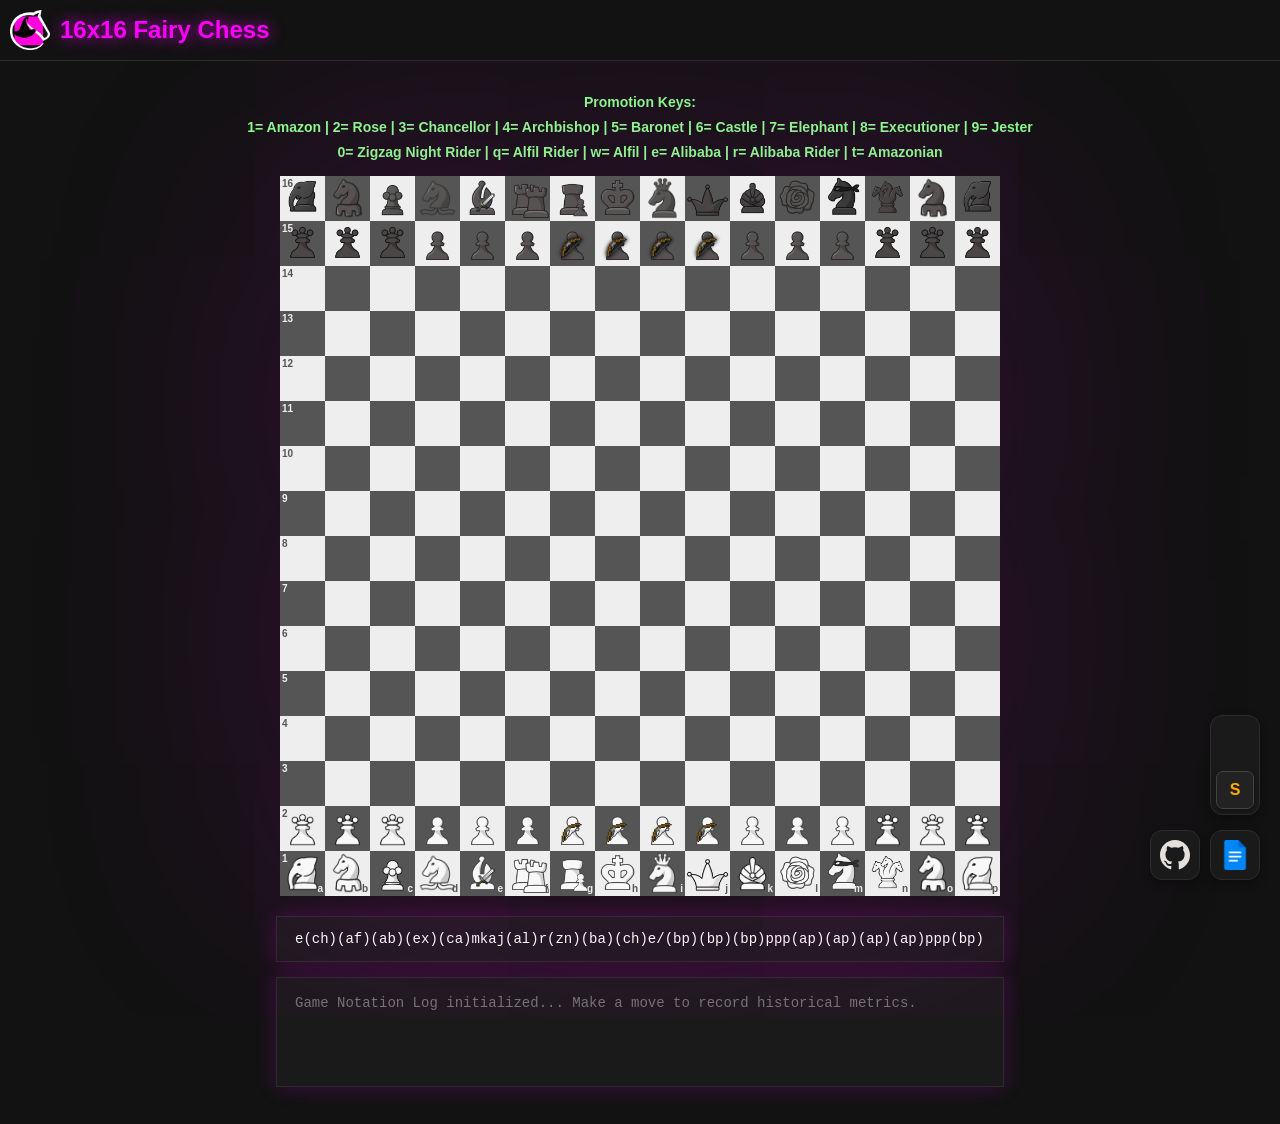
<file: index.html>
<!DOCTYPE html>
<html lang="en">
<head>
    <meta charset="UTF-8">
    <meta name="viewport" content="width=device-width, initial-scale=1.0">
    <title>MY 16x16 Fairy Chess</title>
    <link rel="icon" type="image" href="yes.png">
    <link rel="stylesheet" href="buttons.css">

    <script src="audioSystem.js"></script>    
    <script src="movementUtils.js"></script>

<!-- Individual piece movement modules -->
<script src="piecemovements/pawns.js"></script>
<script src="piecemovements/king.js"></script>
<script src="piecemovements/bishop.js"></script>
<script src="piecemovements/elephant.js"></script>
<script src="piecemovements/amazon.js"></script>
<script src="piecemovements/chancellor.js"></script>
<script src="piecemovements/archbishop.js"></script>
<script src="piecemovements/baronet.js"></script>
<script src="piecemovements/castle.js"></script>
<script src="piecemovements/executioner.js"></script>
<script src="piecemovements/alfil.js"></script>
<script src="piecemovements/alibaba.js"></script>
<script src="piecemovements/amazonian.js"></script>
<script src="piecemovements/jester.js"></script>
<script src="piecemovements/zigzagNightrider.js"></script>
<script src="piecemovements/alfilrider.js"></script>
<script src="piecemovements/alibabarider.js"></script>
<script src="piecemovements/rose.js"></script>
<script src="piecemovements/mortar.js"></script>
<script src="piecemovements/legacyPieces.js"></script>

<!-- Dispatcher must load after all movement modules -->
<script src="movements.js"></script>

    <script src="gameMode.js"></script>
    <script src="fenSystem.js"></script>
    <script src="notationSystem.js"></script> 

    <style>

.square img.piece-icon {
    width: 95%;            /* Scales nicely inside the 45px square */
    height: 95%;
    object-fit: contain;   /* Preserves image aspect ratio */
    pointer-events: none;  /* Lets click events pass straight through to the tile */
    user-select: none;
}
        
.top-bar {
    position: fixed;
    top: 0;
    left: 0;
    width: 100%;
    height: 60px;
    background-color: #121212; /* Matches your button colors */
    display: flex;
    justify-content: flex-start;
    align-items: center;
    z-index: 10000; /* Stays above everything else */
    border-bottom: 1px solid #2C2C2C;
    box-shadow: 0px 0px 0px rgba(0, 0, 0, 0.5);
}

/* Adjust the Body so the board doesn't hide behind the bar */
body {
    padding-top: 80px; /* Adjust this based on bar height */
}
        
        /* Base Chess Engine Layout Definitions */
        body {
            display: flex;
            flex-direction: column;
            align-items: center;
            background-color: #121212;
            color: #ffffff;
            font-family: 'Segoe UI', sans-serif;
            margin-top: 10px;
        }
        
        #board {
            display: grid;
            grid-template-columns: repeat(16, 45px);
            grid-template-rows: repeat(16, 45px);
            position: relative;
            outline: none;
            border-radius: 0px; 
            border: 0px solid #2C2C2C;            
            box-shadow: 0px 0px 20000px rgba(255,0,255,0.2);
            transition: border-color 0.2s ease, box-shadow 0.2s ease;
        }

        /* --- FEN CONTROLLER INTERFACE CONSOLE --- */
        .fen-container {
            width: 728px; /* 16 columns * 45px + 8px grid outer frame width = 728px flush match */
            margin: 20px auto 0 auto; 
            box-sizing: border-box;
        }

        #fen-textbox {
            width: 100%;
            padding: 14px 18px;
            background-color: #1A1A1A; 
            color: #ffffff;
            font-family: 'Consolas', 'Courier New', monospace; 
            font-size: 14px;
            box-sizing: border-box;
            outline: none;
            text-align: center;
            
            /* Completely flat edges, no rounded corners */
            border-radius: 0px; 
            border: 1px solid #2C2C2C;
            
            /* White glow: Identical copy of your #board glowing ambient lighting shadow */
            box-shadow: 0px 0px 20px rgba(255,0,255,0.2);
            transition: border-color 0.2s ease, box-shadow 0.2s ease;
        }

        #fen-textbox:focus {
            border-color: #444444;
            box-shadow: 0 0 25px rgba(255, 0, 255, 0.35);
        }

        /* --- FAIRY NOTATION LOGGER SYSTEM CONSOLE --- */
        .notation-container {
            width: 728px; /* Matches the chessboard width profile */
            margin: 15px auto 25px auto; 
            box-sizing: border-box;
        }

        #notation-textbox {
            width: 100%;
            height: 110px; 
            padding: 14px 18px;
            background-color: #1A1A1A; 
            color: #88ff88; /* Matrix Cyber Green */
            font-family: 'Consolas', 'Courier New', monospace;
            font-size: 14px;
            line-height: 1.6;
            box-sizing: border-box;
            outline: none;
            resize: none; 
            
            /* SCROLL SELECTION HANDLING: Keeps window dimensions fixed, lets text scroll */
            overflow-y: auto;
            white-space: pre;
            
            /* FLAT OUTLINE: Sharp layout matching frames */
            border-radius: 0px; 
            border: 1px solid #2C2C2C;
            box-shadow: 0px 0px 20px rgba(255,0,255,0.2);
            
            transition: border-color 0.2s ease, box-shadow 0.2s ease;
        }

        /* Custom text select highlights for manual drag selection scrolling */
        #notation-textbox::selection {
            background: #2A442A;
            color: #ffffff;
        }

        #notation-textbox:focus {
            border-color: #444444;
            box-shadow: 0 0 25px rgba(255, 255, 255, 0.35);
        }


        .square {
            width: 45px;
            height: 45px;
            display: flex;
            justify-content: center;
            align-items: center;
            font-size: 22px;
            font-weight: 900;
            cursor: pointer;
            user-select: none;
            position: relative;
        }
        .light { background-color: #eeeeee; }
        .dark { background-color: #555555; }
        .selected { background-color: #7b61ff !important; }
        
        .legal-move::after {
            content: '';
            position: absolute;
            width: 15px;
            height: 15px;
            background-color: rgba(0, 0, 0, 0.5);
            border-radius: 50%;
            z-index: 10;
        }

        .capture-move::after {
            content: '';
            position: absolute;
            top: 0; left: 0; right: 0; bottom: 0;
            border: 3px solid rgba(255, 0, 0, 0.85);
            z-index: 30; 
        }

        .piece {
            pointer-events: none;
            z-index: 20;
        }
        .white-piece {
            color: white;
            text-shadow: 2px 2px 0 #000, -1px -1px 0 #000, 1px -1px 0 #000, -1px 1px 0 #000;
        }
        .black-piece {
            color: black;
            text-shadow: 2px 2px 0 #fff, -1px -1px 0 #fff, 1px -1px 0 #fff, -1px 1px 0 #fff;
        }
    </style>
</head>
<body>
    <div class="top-bar">
    <img src="yes.png" alt="Logo" style="height: 40px; width: auto; margin-left: 10px;">
    <h2 style="color: #ff00ff; text-shadow: 0px 0px 15px rgba(255, 0, 255, 0.8); margin: 10px;">
        16x16 Fairy Chess
    </h2>
</div>
    
<a href="https://github.com/EnDeRs-DrAgOn/enders-dragon.github.io"
   class="github-button"
   title="Open GitHub repository"
   target="_blank"
   rel="noopener noreferrer">
    <img src="github.svg" alt="GitHub">
</a>

<button onclick="window.location.href='docs.html'" class="docs-button" title="Open Rules Guide">
    <img src="docs.png" alt="Rules Icon">
</button>

    <div class="lever-track-container" onclick="toggleGameModeRules();">
        <div id="lever-knob" class="lever-slider-box">O</div>
    </div>

<div style="color: #88ff88; margin-bottom: 10px; font-size: 14px; font-weight: bold; text-align: center; max-width: 950px; line-height: 1.8; display: flex; flex-direction: column; align-items: center;">
        <div>Promotion Keys:</div>
        <div>
            1= Amazon | 2= Rose | 3= Chancellor | 4= Archbishop | 5= Baronet | 6= Castle | 7= Elephant | 8= Executioner | 9= Jester
        </div>
        <div>
            0= Zigzag Night Rider | q= Alfil Rider | w= Alfil | e= Alibaba | r= Alibaba Rider | t= Amazonian
        </div>

    </div>
    
    <div id="board"></div>

    <div class="fen-container">
        <input type="text" id="fen-textbox" value="" placeholder="Press Enter to execute FEN array positions..." autocomplete="off">
    </div>

    <div class="notation-container">
        <textarea id="notation-textbox" readonly placeholder="Game Notation Log initialized... Make a move to record historical metrics."></textarea>
    </div>

<script>

    
    const boardSize = 16;
    let board = new Array(boardSize).fill(null).map(() => new Array(boardSize).fill(null));
    let positionStatus = "normal";
    let selectedSquare = null;
    let legalMoves = [];
    let enPassantTarget = null;
    let promotionSquare = null;

    let amazonianUnlocked = { white: false, black: false };
    let lastMovedPieceType = null; 

    const officerRow = [
        'E', 'Ch', 'Af', 'Ab', 'Ex', 'Ca', 'M', 'K', 
        'A', 'J', 'Al', 'R', 'ZN', 'Ba', 'Ch', 'E'
    ];

    const pawnRow = [
        'BP', 'BP', 'BP', 'P', 'P', 'P', 'AP', 'AP', 
        'AP', 'AP', 'P', 'P', 'P', 'BP', 'BP', 'BP'
    ];

    const promotionMap = {
        '1': 'A', '2': 'R', '3': 'Ch', '4': 'Ab', '5': 'Ba',
        '6': 'Ca', '7': 'E','8': 'Ex', '9': 'ZN', 
        'q': 'AfR', 'w': 'Af', 'e': 'Al', 'r': 'AlR', 't': 'Am', '0': 'J',
        'z': '0Q', 'x': '0R', 'c': '0N', 'v': '0P', 'b': '0B'
    };

    const longPieceNames = {
        'A': 'Amazon', 'R': 'Rose', 'Ch': 'Chancellor', 'Ab': 'Archbishop', 'Ba': 'Baronet',
        'Ca': 'Castle', 'E': 'Elephant', '0B': 'Bishop (Original)', 'Ex': 'Executioner', 'ZN': 'Zigzag Nightrider',
        'AfR': 'Alfilrider', 'Af': 'Alfil', 'Al': 'Alibaba', 'AlR': 'Alibabarider', 'Am': 'Amazonian', 'J': 'Jester',
        'M': 'Mortar', '0Q': 'Queen (Original)', '0R': 'Rook (Original)', '0N': 'Knight (Original)', '0P': 'Pawn (Original)'
    };

    function setupBoard() {
        for (let col = 0; col < boardSize; col++) {
            board[0][col] = { type: officerRow[col], color: 'black', moves: 0 };
            board[15][col] = { type: officerRow[col], color: 'white', moves: 0 };

            board[1][col] = { type: pawnRow[col], color: 'black', moves: 0 };
            board[14][col] = { type: pawnRow[col], color: 'white', moves: 0 };
        }
    }

    function findKing(color) {
        for (let r = 0; r < boardSize; r++) {
            for (let c = 0; c < boardSize; c++) {
                if (board[r][c] && board[r][c].type === 'K' && board[r][c].color === color) {
                    return { row: r, col: c };
                }
            }
        }
        return null;
    }

    function isSquareAttacked(targetRow, targetCol, attackerColor) {
        for (let r = 0; r < boardSize; r++) {
            for (let c = 0; c < boardSize; c++) {
                if (board[r][c] && board[r][c].color === attackerColor) {
                    if (typeof getPseudoLegalMoves !== 'function') return false;
                    const attackMoves = getPseudoLegalMoves(r, c);
for (let move of attackMoves) {

    // Normal movement attacks
    if (move.row === targetRow && move.col === targetCol) {
        return true;
    }

    // Arrow Pawn ranged attacks
    if (
        move.isArrowShoot &&
        move.targetRow === targetRow &&
        move.targetCol === targetCol
    ) {
        return true;
    }

    // Mortar shell attacks
    if (
        move.isMortarShot &&
        move.targetRow === targetRow &&
        move.targetCol === targetCol
    ) {
        return true;
    }
}
                }
            }
        }
        return false;
    }

    function isKingInCheck(color) {
        const kingPos = findKing(color);
        if (!kingPos) return false;
        const enemyColor = color === 'white' ? 'black' : 'white';
        return isSquareAttacked(kingPos.row, kingPos.col, enemyColor);
    }

    function getStrictlyLegalMoves(r, c) {
        const piece = board[r][c];
        if (!piece || typeof getPseudoLegalMoves !== 'function') return [];

        const pseudoMoves = getPseudoLegalMoves(r, c);
        let validMoves = [];

        for (let move of pseudoMoves) {
            const originalSource = board[r][c];
            const originalTarget = board[move.row][move.col];
            let originalArrowTarget = null;

            if (move.isArrowShoot) {
                originalArrowTarget = board[move.targetRow][move.targetCol];
                board[move.targetRow][move.targetCol] = null;
            }
            board[move.row][move.col] = originalSource;
            board[r][c] = null;

            if (!isKingInCheck(piece.color)) {
                validMoves.push(move);
            }

            board[r][c] = originalSource;
            board[move.row][move.col] = originalTarget;
            if (move.isArrowShoot) {
                board[move.targetRow][move.targetCol] = originalArrowTarget;
            }
        }
        return validMoves;
    }

    function scanGameEndConditions(playerColor) {
        let totalLegalMoves = 0;

        for (let r = 0; r < boardSize; r++) {
            for (let c = 0; c < boardSize; c++) {
                if (board[r][c] && board[r][c].color === playerColor) {
                    totalLegalMoves += getStrictlyLegalMoves(r, c).length;
                }
            }
        }   

    const inCheck = isKingInCheck(playerColor);

if (totalLegalMoves === 0) {
    if (inCheck) {
        positionStatus = "inmate";

        playCheckmateSound();

        setTimeout(() => alert(`🚨 CHECKMATE! Game Over.`), 150);
    } else {
        positionStatus = "instale";

        playStalemateSound();

        setTimeout(() => alert(`⚖️ STALEMATE!`), 150);
    }
} else if (inCheck) {
    positionStatus = "incheck";

    playCheckSound();

} else {
    positionStatus = "normal";
}
}

function appendStatusToLastMove() {
    if (moveHistoryLog.length === 0) return;

    const lastIndex = moveHistoryLog.length - 1;
    let activeLine = moveHistoryLog[lastIndex];

    let suffix = "";

    if (positionStatus === "incheck") {
        suffix = "+";
    } else if (positionStatus === "inmate") {
        suffix = "#";
    } else if (positionStatus === "instale") {
        suffix = "%";
    }

    if (suffix) {
        const placeholderIndex = activeLine.indexOf(" --XX--");

        if (placeholderIndex !== -1) {
            activeLine =
                activeLine.slice(0, placeholderIndex) +
                suffix +
                activeLine.slice(placeholderIndex);
        } else {
            activeLine += suffix;
        }

        moveHistoryLog[lastIndex] = activeLine;
    }

    updateNotationConsoleUI();
}
// =========================================================
// PERSISTENT BOARD RENDERER
// =========================================================
//
// The old drawBoard() destroyed and recreated all 256 squares
// every time anything happened. This caused visible flashing
// and unnecessary reloading of piece images.
//
// This version creates the board squares only once and then
// updates their contents/classes in place.
//

const boardSquares = [];

function initializeBoardVisuals() {
    const boardDiv = document.getElementById('board');
    if (!boardDiv || boardSquares.length > 0) return;

    const letters = "abcdefghijklmnop";

    for (let row = 0; row < boardSize; row++) {
        boardSquares[row] = [];

        for (let col = 0; col < boardSize; col++) {
            const square = document.createElement('div');

            square.className =
                `square ${(row + col) % 2 === 0 ? 'light' : 'dark'}`;

            square.dataset.row = row;
            square.dataset.col = col;

            if (col === 0) {
                const numLabel = document.createElement('span');
                numLabel.className = 'coord-label coord-number';
                numLabel.innerText = boardSize - row;
                square.appendChild(numLabel);
            }

            if (row === boardSize - 1) {
                const letLabel = document.createElement('span');
                letLabel.className = 'coord-label coord-letter';
                letLabel.innerText = letters[col];
                square.appendChild(letLabel);
            }

            square.addEventListener('click', () => {
                handleSquareClick(row, col);
            });

            boardDiv.appendChild(square);
            boardSquares[row][col] = square;
        }
    }
}

function drawBoard() {
    const boardDiv = document.getElementById('board');
    if (!boardDiv) return;

    initializeBoardVisuals();

    const statusSpan = document.getElementById('mimic-status');

    if (statusSpan) {
        statusSpan.innerText =
            lastMovedPieceType
                ? `${longPieceNames[lastMovedPieceType] || lastMovedPieceType} (${lastMovedPieceType})`
                : "None (King Fallback)";
    }

    const whiteInCheck = isKingInCheck('white');
    const blackInCheck = isKingInCheck('black');

    for (let row = 0; row < boardSize; row++) {
        for (let col = 0; col < boardSize; col++) {

            const square = boardSquares[row][col];

            square.classList.remove(
                'selected',
                'legal-move',
                'capture-move'
            );

            square.style.backgroundColor = '';

            if (
                selectedSquare &&
                selectedSquare.row === row &&
                selectedSquare.col === col
            ) {
                square.classList.add('selected');
            }

            const legalMove = legalMoves.find(m => {

                if (m.isMortarShot) {
                    return (
                        m.targetRow === row &&
                        m.targetCol === col
                    );
                }

                return (
                    m.row === row &&
                    m.col === col
                );
            });

            if (legalMove) {
                if (legalMove.isCapture) {
                    square.classList.add('capture-move');
                } else {
                    square.classList.add('legal-move');
                }
            }

            const piece = board[row][col];

            let pieceElement = square.querySelector(
                '.piece-icon, .piece'
            );

            if (!piece) {

                if (pieceElement) {
                    pieceElement.remove();
                }

                square.dataset.pieceKey = '';

            } else {

                const colorPrefix =
                    piece.color === 'white' ? 'W' : 'B';

                const pieceKey =
                    `${colorPrefix}_${piece.type}`;

                if (square.dataset.pieceKey !== pieceKey) {

                    if (pieceElement) {
                        pieceElement.remove();
                    }

                    const pieceImg =
                        document.createElement('img');

                    pieceImg.src =
                        `pieces/${colorPrefix}_${piece.type}.png`;

                    pieceImg.className =
                        'piece-icon';

                    pieceImg.alt =
                        `${piece.color} ${piece.type}`;

                    pieceImg.draggable = false;

                    pieceImg.onerror = function () {

                        if (
                            this.dataset.fallbackApplied === 'true'
                        ) {
                            return;
                        }

                        this.dataset.fallbackApplied = 'true';

                        const fallbackSpan =
                            document.createElement('span');

                        fallbackSpan.className =
                            `piece ${piece.color}-piece`;

                        fallbackSpan.innerText =
                            piece.type;

                        this.replaceWith(fallbackSpan);
                    };

                    square.appendChild(pieceImg);

                    square.dataset.pieceKey = pieceKey;
                }
            }

            if (piece && piece.type === 'K') {

                if (
                    (piece.color === 'white' && whiteInCheck) ||
                    (piece.color === 'black' && blackInCheck)
                ) {
                    square.style.backgroundColor = '#8b0000';
                }
            }
        }
    }
}    
function checkAlfilPromotion(row, col) {
    const piece = board[row][col];
    if (!piece || piece.type !== 'Af') return;

    if (
        (piece.color === 'white' && row <= 7) ||
        (piece.color === 'black' && row >= 8)
    ) {
        piece.type = 'AfR';

        setTimeout(() => {
            alert(`${piece.color.toUpperCase()} Alfil upgraded to Alfilrider!`);
        }, 50);
    }
}
    function checkAlibabaPromotion(row, col, capturedPiece) {
        const piece = board[row][col];
        if (!piece || piece.type !== 'Al') return;
        if (capturedPiece && (capturedPiece.type === 'P' || capturedPiece.type === '0P' || capturedPiece.type === 'BP' || capturedPiece.type === 'AP')) {
            piece.type = 'AlR';
            setTimeout(() => alert(`💥 SUCCESS! Alibaba evolved into Alibabarider!`), 50);
        }
    }

    function checkExecutioner(r, c) {
        const piece = board[r][c];
        if (!piece || piece.type !== 'Ex') return;
        const adjs = [[-1,-1],[-1,0],[-1,1],[0,-1],[0,1],[1,-1],[1,0],[1,1]];
        let executed = false;
        let victimColor = '';

        adjs.forEach(d => {
            let nr = r + d[0], nc = c + d[1];
            if (onBoard(nr, nc)) {
                let target = board[nr][nc];
                if (target && target.type === 'A' && target.color !== piece.color) {
                    victimColor = target.color;
                    board[nr][nc] = null; executed = true;
                }
            }
        });
        if (executed) {
            board[r][c] = null; 
            amazonianUnlocked[victimColor] = true; 
            setTimeout(() => alert(`🚨 AMAZONIAN UNLOCKED for ${victimColor.toUpperCase()}!`), 50);
        }
    }

    function handleSquareClick(row, col) {
        if (promotionSquare) return;
        
        if (selectedSquare) {
const isLegal = legalMoves.find(m => {
    if (m.isMortarShot) {
        return m.targetRow === row && m.targetCol === col;
    }

    return m.row === row && m.col === col;
});
            if (isLegal) {
                const { row: sr, col: sc } = selectedSquare;
                const piece = board[sr][sc];

// =========================================================
// MORTAR SHELL
// =========================================================
//
// A Mortar shell captures the target without moving
// the Mortar itself.

if (isLegal.isMortarShot) {

    const targetRow = isLegal.targetRow;
    const targetCol = isLegal.targetCol;

    const capturedPiece = board[targetRow][targetCol];

    // Record the shell attack.
    if (typeof recordNotationMove === 'function') {
        recordNotationMove(
            sr,
            sc,
            sr,
            sc,
            piece,
            capturedPiece,
            false,
            piece.type,
            targetRow,
            targetCol
        );
    }

    // Destroy the target.
    board[targetRow][targetCol] = null;

    // IMPORTANT:
    // Do NOT move the Mortar.
    //
    // We intentionally do NOT do:
    //
    // board[row][col] = piece;
    // board[sr][sc] = null;

    enPassantTarget = null;

    piece.moves += 1;

    selectedSquare = null;
    legalMoves = [];

if (typeof advanceTurnState === 'function') {
    advanceTurnState();

    // Don't update FEN while waiting for promotion.
    if (!promotionSquare) {
        updateFenConsole();
    }
}

    const opponentColor =
        piece.color === 'white' ? 'black' : 'white';

scanGameEndConditions(opponentColor);
appendStatusToLastMove();

// =========================================================
// MORTAR SHELL SOUND
// =========================================================
// Game-status sounds take priority over capture sound.

if (positionStatus === "inmate") {
    // Checkmate sound already played.
}
else if (positionStatus === "incheck") {
    // Check sound already played.
}
else if (positionStatus === "instale") {
    // Stalemate sound already played.
}
else {
    playCaptureSound();
}

drawBoard();

return;
}
                const isWhite = piece.color === 'white';
                const dir = isWhite ? -1 : 1;
                let capturedPiece = board[row][col];



// --- BEGIN MOVEMENT LOGGING SEPARATOR ---
                const movingPieceIdentity = piece.type;
                let executionerVictimCoord = null;
                let executionerVictimPiece = null;

                // SPECIAL LOGIC: Scan for Executioner passive splash-damage targets before the board updates
                if (piece.type === 'Ex') {
                    const adjs = [[-1,-1],[-1,0],[-1,1],[0,-1],[0,1],[1,-1],[1,0],[1,1]];
                    for (let d of adjs) {
                        let nr = row + d[0], nc = col + d[1];
                        if (onBoard(nr, nc)) {
                            let target = board[nr][nc];
                            if (target && target.type === 'A' && target.color !== piece.color) {
                                executionerVictimCoord = { r: nr, c: nc };
                                executionerVictimPiece = target;
                                break; // Log the first executed Amazon found
                            }
                        }
                    }
                }

                if (isLegal.isArrowShoot) {
                    capturedPiece = board[isLegal.targetRow][isLegal.targetCol];
                    if (typeof recordNotationMove === 'function') {
                        recordNotationMove(sr, sc, row, col, piece, capturedPiece, true, movingPieceIdentity, isLegal.targetRow, isLegal.targetCol);
                    }
                    board[isLegal.targetRow][isLegal.targetCol] = null; 
                } else if (executionerVictimCoord) {

                    capturedPiece = executionerVictimPiece;

                    // Trigger custom log mapping for Executioner massive wipeouts
                    if (typeof recordNotationMove === 'function') {
                        recordNotationMove(sr, sc, row, col, piece, executionerVictimPiece, false, movingPieceIdentity, executionerVictimCoord.r, executionerVictimCoord.c, true);
                    }
                } else {
                    if (isLegal.isEnPassant && enPassantTarget) {
                        capturedPiece = board[enPassantTarget.captureRow][enPassantTarget.captureCol];
                    }
                    if (typeof recordNotationMove === 'function') {
                        recordNotationMove(sr, sc, row, col, piece, capturedPiece, false, movingPieceIdentity);
                    }
                }
                // --- END MOVEMENT LOGGING SEPARATOR ---



                if (piece.type === 'Ex' && capturedPiece && capturedPiece.type === 'A' && capturedPiece.color !== piece.color) {
                    const victimColor = capturedPiece.color;
                    amazonianUnlocked[victimColor] = true;
                }

                if (isLegal.isEnPassant && enPassantTarget) {
                    board[enPassantTarget.captureRow][enPassantTarget.captureCol] = null;
                }

                if (piece.type !== 'J') {
                    lastMovedPieceType = piece.type;
                }

                board[row][col] = piece;
                board[sr][sc] = null;
                enPassantTarget = null; 
                
                if (piece.type === 'P' || piece.type === '0P' || piece.type === 'BP' || piece.type === 'AP') {
                    const squaresMoved = Math.abs(row - sr);

                    if (piece.type === 'P' && piece.moves === 0 && squaresMoved === 3) {
                        enPassantTarget = { row: row - dir, col: col, captureRow: row, captureCol: col, type: 'P' };
                    } 
                    else if (piece.type === '0P' && piece.moves === 0 && squaresMoved === 2) {
                        enPassantTarget = { row: row - dir, col: col, captureRow: row, captureCol: col, type: '0P' };
                    }
                    else if (piece.type === 'AP' && piece.moves === 0 && squaresMoved === 3) {
                        enPassantTarget = { row: row - dir, col: col, captureRow: row, captureCol: col, type: 'AP' };
                    }
                    else if (piece.type === 'AP' && piece.moves === 0 && squaresMoved === 2) {
                        enPassantTarget = { row: row - dir, col: col, captureRow: row, captureCol: col, type: 'AP' };
                    }
                    else if (piece.type === 'BP' && isLegal.stepCount && isLegal.stepCount > 1) {
                        const shadowR = sr + (dir * (isLegal.stepCount - 1));
                        const shadowC = sc + (Math.sign(col - sc) * (isLegal.stepCount - 1));
                        enPassantTarget = { row: shadowR, col: shadowC, captureRow: row, captureCol: col, type: 'BP' };
                    }

                    if ((isWhite && row === 0) || (!isWhite && row === 15)) {
                        board[row][col].type = '?'; promotionSquare = { row, col };
                    }
                }

                piece.moves += 1;
                
                checkExecutioner(row, col);
checkAlfilPromotion(row, col, capturedPiece);
                checkAlibabaPromotion(row, col, capturedPiece);

                selectedSquare = null; legalMoves = []; 

if (typeof advanceTurnState === 'function') {
    advanceTurnState();

    // Don't update FEN while waiting for promotion.
    if (!promotionSquare) {
        updateFenConsole();
    }
}


const opponentColor = isWhite ? 'black' : 'white';

// If this move caused a promotion, wait until the player
// chooses the promotion piece before checking the position.
if (!promotionSquare) {
    scanGameEndConditions(opponentColor);
    appendStatusToLastMove();

    // =========================================================
    // MOVE / CAPTURE SOUND
    // =========================================================
    //
    // Game-status sounds take priority over move sounds.
    //

    if (positionStatus === "inmate") {
        // Checkmate sound already played by scanGameEndConditions().
    } 
    else if (positionStatus === "incheck") {
        // Check sound already played by scanGameEndConditions().
    } 
    else if (positionStatus === "instale") {
        // Stalemate sound already played by scanGameEndConditions().
    } 
    else if (capturedPiece) {
        playCaptureSound();
    } 
    else if (isWhite) {
        playWhiteMoveSound();
    } 
    else {
        playBlackMoveSound();
    }
}

drawBoard(); 
return;
            } else if (board[row][col] && board[row][col].color === board[selectedSquare.row][selectedSquare.col].color) {
                if (typeof isCorrectTurn === 'function' && !isCorrectTurn(board[row][col].color)) return;
    selectedSquare = { row, col };

    if (turnRestrictedMode) {
        legalMoves = getStrictlyLegalMoves(row, col);
    } else {
        legalMoves = getPseudoLegalMoves(row, col);
    }

    drawBoard(); 
                return;
            } else {
                selectedSquare = null; legalMoves = []; drawBoard(); return;
            }
        } 
        
        if (board[row][col]) {
            if (typeof isCorrectTurn === 'function' && !isCorrectTurn(board[row][col].color)) return;
    selectedSquare = { row, col };

    if (turnRestrictedMode) {
        legalMoves = getStrictlyLegalMoves(row, col);
    } else {
        legalMoves = getPseudoLegalMoves(row, col);
    }

    drawBoard(); 
        }
    }

    window.addEventListener('keydown', (event) => {
        if (!promotionSquare) return;
        const selectedType = promotionMap[event.key];
        if (selectedType) {
            const { row, col } = promotionSquare;
            const playerColor = board[row][col].color;

            if (selectedType === 'Am' && !amazonianUnlocked[playerColor]) {
                alert(`❌ PROMOTION LOCKED!`);
                return;
            }

board[row][col].type = selectedType; 
promotionSquare = null; 
playPromoteSound();

// Add the promotion notation first.
if (typeof appendPromotionToLastMove === 'function') {
    appendPromotionToLastMove(selectedType);
}

const opponentColor = playerColor === 'white' ? 'black' : 'white';

// Now that the pawn has become the actual promoted piece,
// check whether the promotion caused check, mate, or stalemate.
scanGameEndConditions(opponentColor);
appendStatusToLastMove();

drawBoard();
            updateFenConsole(); 
        }
    });

window.addEventListener('DOMContentLoaded', () => {
    setupBoard();
    drawBoard();
    updateFenConsole(); 
});

</script>
</body>
</html>
</file>
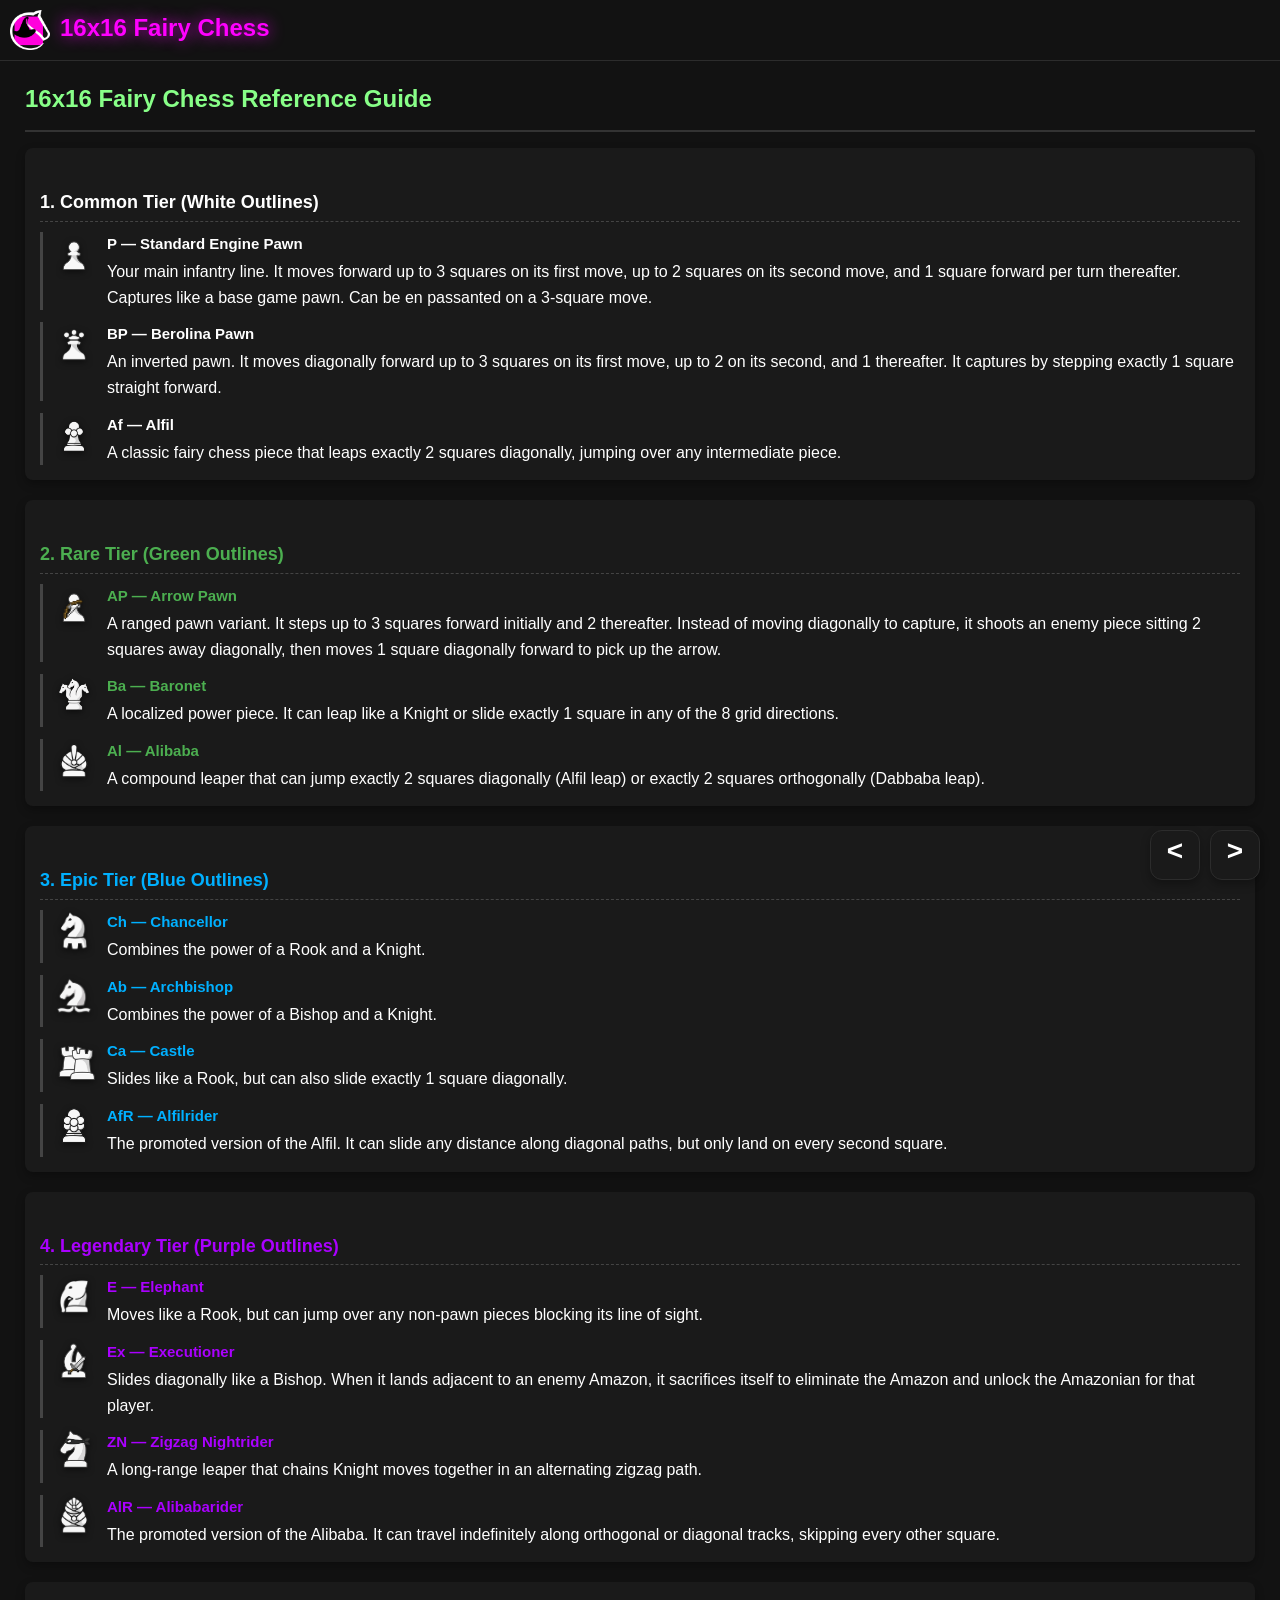
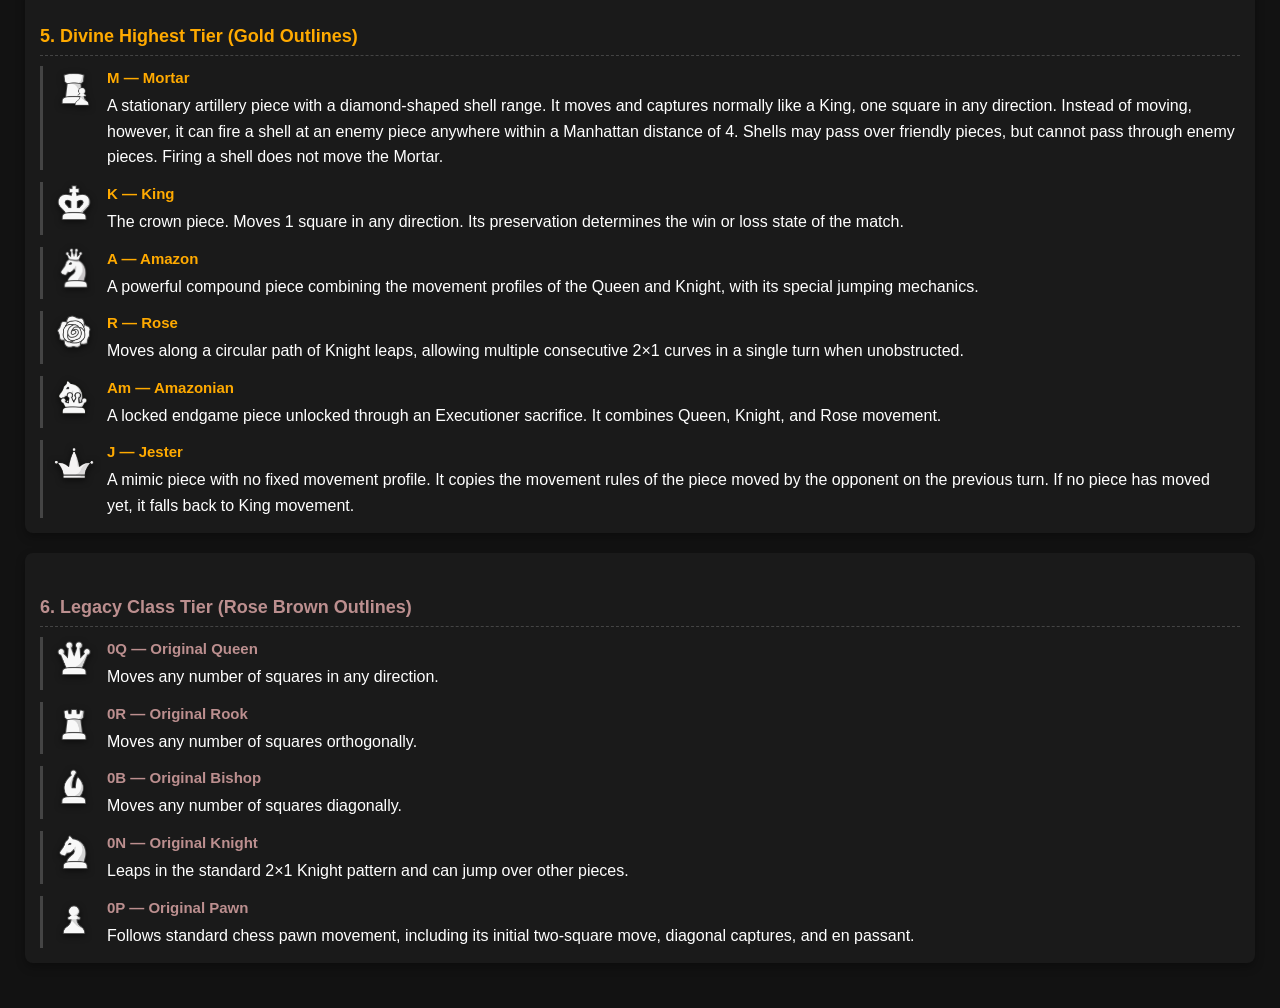
<file: docs.html>
<!DOCTYPE html>
<html lang="en">
<head>
<link rel="icon" type="image" href="yes.png">
    <meta charset="UTF-8">
    <meta name="viewport" content="width=device-width, initial-scale=1.0">
    <title>16x16 Fairy Chess Rules Reference</title>
    <style>

/* --- DOCUMENTATION PIECE ICONS --- */

.piece-entry {
    display: flex;
    align-items: flex-start;
    gap: 12px;
    min-height: 42px;
}

.docs-piece-icon {
    width: 42px;
    height: 42px;
    object-fit: contain;
    flex: 0 0 42px;
    filter: drop-shadow(0 2px 3px rgba(0, 0, 0, 0.5));
}

.piece-description {
    flex: 1;
    line-height: 1.6;
}

.piece-name {
    display: block;
    margin-bottom: 3px;
}

.site-title {
    color: #ff00ff;
    text-shadow: 0px 0px 15px rgba(255, 0, 255, 0.8);
    margin: 10px;
    font-family: 'Segoe UI', sans-serif;
    font-size: 1.5em;
    font-weight: bold;
    text-decoration: none;
    border: none;
}

.top-bar {
    position: fixed;
    top: 0;
    left: 0;
    width: 100%;
    height: 60px;
    background-color: #121212;
    display: flex;
    justify-content: flex-start;
    align-items: center;
    z-index: 10000;
    border-bottom: 1px solid #2C2C2C;
    box-shadow: 0px 0px 0px rgba(0, 0, 0, 0.5);
}


.docs-navigation {
    position: fixed;
    bottom: 20px;
    right: 20px;

    display: flex;
    gap: 10px;

    z-index: 9999;
}

.docs-navigation button {
    width: 50px;
    height: 50px;

    padding-bottom: 10px;

    background-color: #1A1A1A;
    border-radius: 12px;
    box-sizing: border-box;

    display: flex;
    justify-content: center;
    align-items: center;

    border: 1px solid #2C2C2C;
    box-shadow: 0 4px 10px rgba(0, 0, 0, 0.3);

    cursor: pointer;

    color: #ffffff;
    font-family: 'Segoe UI', sans-serif;
    font-size: 28px;
    font-weight: 900;
    line-height: 1;

    transition: transform 0.2s ease, box-shadow 0.2s ease;
}

.docs-navigation button:hover {
    transform: translateY(-2px);
    box-shadow: 0 6px 14px rgba(0, 0, 0, 0.4);
    background-color: #2A2A2A;
    border-color: #777777;
}

.docs-navigation button:active {
    transform: translateY(2px) scale(0.95);
    box-shadow: 0 2px 5px rgba(0, 0, 0, 0.5);
    background-color: #111111;
}

        body {
            font-family: 'Segoe UI', -apple-system, BlinkMacSystemFont, Roboto, sans-serif;
            background-color: #121212;
            color: #ffffff;
            padding: 80px 25px 25px 25px;
            line-height: 1.6;
            margin: 0;
        }
        
        h1 {
            color: #88ff88;
            border-bottom: 2px solid #333;
            padding-bottom: 12px;
            font-size: 24px;
            margin-top: 0;
        }

        h2 {
            font-size: 18px;
            margin-top: 25px;
            margin-bottom: 10px;
            border-bottom: 1px dashed #444;
            padding-bottom: 4px;
        }

        .section {
            background-color: #1a1a1a;
            border-radius: 8px;
            padding: 15px;
            margin-bottom: 20px;
            box-shadow: 0 4px 10px rgba(0, 0, 0, 0.3);
        }

        ul {
            list-style-type: none;
            padding-left: 0;
            margin: 0;
        }

        li {
            margin-bottom: 12px;
            padding-left: 10px;
            border-left: 3px solid #444;
        }

        li:last-child {
            margin-bottom: 0;
        }

        /* --- THEME DESIGN COLOR TIERS --- */
        .tier-common { color: #ffffff; font-weight: bold; font-size: 15px; }
        .tier-rare { color: #4caf50; font-weight: bold; font-size: 15px; }
        .tier-epic { color: #00b0ff; font-weight: bold; font-size: 15px; }
        .tier-legendary { color: #aa00ff; font-weight: bold; font-size: 15px; }
        .tier-gold { color: #ffaa00; font-weight: bold; font-size: 15px; }
        .tier-legacy { color: #bc8f8f; font-weight: bold; font-size: 15px; dashed-bottom: 1px solid #444; }

        .heading-common { color: #ffffff; }
        .heading-rare { color: #4caf50; }
        .heading-epic { color: #00b0ff; }
        .heading-legendary { color: #aa00ff; }
        .heading-gold { color: #ffaa00; }
        .heading-legacy { color: #bc8f8f; }

        .highlight-text {
            color: #ff5555;
            font-weight: bold;
        }

        .diagram-container {
            text-align: center;
            margin: 15px 0;
            background-color: #222;
            padding: 10px;
            border-radius: 6px;
            border: 1px solid #333;
        }

        .diagram-container img {
            max-width: 100%;
            height: auto;
            border-radius: 4px;
            box-shadow: 0 2px 8px rgba(0,0,0,0.5);
        }
        
        .diagram-group {
            display: flex;
            gap: 15px;
            justify-content: center;
            flex-wrap: wrap;
        }
    </style>
</head>
<body>

<div class="top-bar">
    <img src="yes.png" alt="Logo"
         style="height: 40px; width: auto; margin-left: 10px;">

    <h2 class="site-title">
        16x16 Fairy Chess
    </h2>
</div>

<div class="docs-navigation">
    <button onclick="window.location.href='index.html'" title="Back">&lt;</button>
    <button onclick="window.location.href='docs2.html'" title="Next">&gt;</button>
</div>


    <h1>16x16 Fairy Chess Reference Guide</h1>

<div class="section">
    <h2 class="heading-common">1. Common Tier (White Outlines)</h2>

    <ul>
        <li>
            <div class="piece-entry">
                <img src="pieces/W_P.png"
                     alt="Pawn"
                     class="docs-piece-icon">

                <div class="piece-description">
                    <strong class="tier-common piece-name">
                        P — Standard Engine Pawn
                    </strong>

                    Your main infantry line. It moves forward up to
                    3 squares on its first move, up to 2 squares on
                    its second move, and 1 square forward per turn
                    thereafter. Captures like a base game pawn.
                    Can be en passanted on a 3-square move.
                </div>
            </div>
        </li>


        <li>
            <div class="piece-entry">
                <img src="pieces/W_BP.png"
                     alt="Berolina Pawn"
                     class="docs-piece-icon">

                <div class="piece-description">
                    <strong class="tier-common piece-name">
                        BP — Berolina Pawn
                    </strong>

                    An inverted pawn. It moves diagonally forward up
                    to 3 squares on its first move, up to 2 on its
                    second, and 1 thereafter. It captures by stepping
                    exactly 1 square straight forward.
                </div>
            </div>
        </li>

        <li>
            <div class="piece-entry">
                <img src="pieces/W_Af.png"
                     alt="Alfil"
                     class="docs-piece-icon">

                <div class="piece-description">
                    <strong class="tier-common piece-name">
                        Af — Alfil
                    </strong>

                    A classic fairy chess piece that leaps exactly
                    2 squares diagonally, jumping over any
                    intermediate piece.
                </div>
            </div>
        </li>
    </ul>
</div>

<div class="section">
    <h2 class="heading-rare">2. Rare Tier (Green Outlines)</h2>

    <ul>
        <li>
            <div class="piece-entry">
                <img src="pieces/W_AP.png"
                     alt="Arrow Pawn"
                     class="docs-piece-icon">

                <div class="piece-description">
                    <strong class="tier-rare piece-name">
                        AP — Arrow Pawn
                    </strong>

                    A ranged pawn variant. It steps up to 3 squares
                    forward initially and 2 thereafter. Instead of
                    moving diagonally to capture, it shoots an enemy
                    piece sitting 2 squares away diagonally, then
                    moves 1 square diagonally forward to pick up
                    the arrow.

                    <!-- Your existing arrow pawn diagrams can stay here -->
                </div>
            </div>
        </li>

        <li>
            <div class="piece-entry">
                <img src="pieces/W_Ba.png"
                     alt="Baronet"
                     class="docs-piece-icon">

                <div class="piece-description">
                    <strong class="tier-rare piece-name">
                        Ba — Baronet
                    </strong>

                    A localized power piece. It can leap like a
                    Knight or slide exactly 1 square in any of the
                    8 grid directions.
                </div>
            </div>
        </li>

        <li>
            <div class="piece-entry">
                <img src="pieces/W_Al.png"
                     alt="Alibaba"
                     class="docs-piece-icon">

                <div class="piece-description">
                    <strong class="tier-rare piece-name">
                        Al — Alibaba
                    </strong>

                    A compound leaper that can jump exactly
                    2 squares diagonally (Alfil leap) or exactly
                    2 squares orthogonally (Dabbaba leap).
                </div>
            </div>
        </li>
    </ul>
</div>

<div class="section">
    <h2 class="heading-epic">3. Epic Tier (Blue Outlines)</h2>

    <ul>
        <li>
            <div class="piece-entry">
                <img src="pieces/W_Ch.png"
                     alt="Chancellor"
                     class="docs-piece-icon">

                <div class="piece-description">
                    <strong class="tier-epic piece-name">
                        Ch — Chancellor
                    </strong>

                    Combines the power of a Rook and a Knight.
                </div>
            </div>
        </li>

        <li>
            <div class="piece-entry">
                <img src="pieces/W_Ab.png"
                     alt="Archbishop"
                     class="docs-piece-icon">

                <div class="piece-description">
                    <strong class="tier-epic piece-name">
                        Ab — Archbishop
                    </strong>

                    Combines the power of a Bishop and a Knight.
                </div>
            </div>
        </li>

        <li>
            <div class="piece-entry">
                <img src="pieces/W_Ca.png"
                     alt="Castle"
                     class="docs-piece-icon">

                <div class="piece-description">
                    <strong class="tier-epic piece-name">
                        Ca — Castle
                    </strong>

                    Slides like a Rook, but can also slide exactly
                    1 square diagonally.
                </div>
            </div>
        </li>

        <li>
            <div class="piece-entry">
                <img src="pieces/W_AfR.png"
                     alt="Alfilrider"
                     class="docs-piece-icon">

                <div class="piece-description">
                    <strong class="tier-epic piece-name">
                        AfR — Alfilrider
                    </strong>

                    The promoted version of the Alfil. It can slide
                    any distance along diagonal paths, but only land
                    on every second square.
                </div>
            </div>
        </li>
    </ul>
</div>

<div class="section">
    <h2 class="heading-legendary">4. Legendary Tier (Purple Outlines)</h2>

    <ul>
        <li>
            <div class="piece-entry">
                <img src="pieces/W_E.png"
                     alt="Elephant"
                     class="docs-piece-icon">

                <div class="piece-description">
                    <strong class="tier-legendary piece-name">
                        E — Elephant
                    </strong>

                    Moves like a Rook, but can jump over any
                    non-pawn pieces blocking its line of sight.
                </div>
            </div>
        </li>

        <li>
            <div class="piece-entry">
                <img src="pieces/W_Ex.png"
                     alt="Executioner"
                     class="docs-piece-icon">

                <div class="piece-description">
                    <strong class="tier-legendary piece-name">
                        Ex — Executioner
                    </strong>

                    Slides diagonally like a Bishop. When it lands
                    adjacent to an enemy Amazon, it sacrifices itself
                    to eliminate the Amazon and unlock the Amazonian
                    for that player.
                </div>
            </div>
        </li>

        <li>
            <div class="piece-entry">
                <img src="pieces/W_ZN.png"
                     alt="Zigzag Nightrider"
                     class="docs-piece-icon">

                <div class="piece-description">
                    <strong class="tier-legendary piece-name">
                        ZN — Zigzag Nightrider
                    </strong>

                    A long-range leaper that chains Knight moves
                    together in an alternating zigzag path.
                </div>
            </div>
        </li>

        <li>
            <div class="piece-entry">
                <img src="pieces/W_AlR.png"
                     alt="Alibabarider"
                     class="docs-piece-icon">

                <div class="piece-description">
                    <strong class="tier-legendary piece-name">
                        AlR — Alibabarider
                    </strong>

                    The promoted version of the Alibaba. It can
                    travel indefinitely along orthogonal or diagonal
                    tracks, skipping every other square.
                </div>
            </div>
        </li>
    </ul>
</div>

<div class="section">
    <h2 class="heading-gold">5. Divine Highest Tier (Gold Outlines)</h2>

    <ul>
        <li>
            <div class="piece-entry">
                <img src="pieces/W_M.png"
                     alt="Mortar"
                     class="docs-piece-icon">

                <div class="piece-description">
                    <strong class="tier-gold piece-name">
                        M — Mortar
                    </strong>

                    A stationary artillery piece with a
                    diamond-shaped shell range.

                    It moves and captures normally like a King,
                    one square in any direction. Instead of moving,
                    however, it can fire a shell at an enemy piece
                    anywhere within a Manhattan distance of 4.

                    Shells may pass over friendly pieces, but cannot
                    pass through enemy pieces. Firing a shell does
                    not move the Mortar.
                </div>
            </div>
        </li>

        <li>
            <div class="piece-entry">
                <img src="pieces/W_K.png"
                     alt="King"
                     class="docs-piece-icon">

                <div class="piece-description">
                    <strong class="tier-gold piece-name">
                        K — King
                    </strong>

                    The crown piece. Moves 1 square in any direction.
                    Its preservation determines the win or loss state
                    of the match.
                </div>
            </div>
        </li>

        <li>
            <div class="piece-entry">
                <img src="pieces/W_A.png"
                     alt="Amazon"
                     class="docs-piece-icon">

                <div class="piece-description">
                    <strong class="tier-gold piece-name">
                        A — Amazon
                    </strong>

                    A powerful compound piece combining the movement
                    profiles of the Queen and Knight, with its special
                    jumping mechanics.
                </div>
            </div>
        </li>

        <li>
            <div class="piece-entry">
                <img src="pieces/W_R.png"
                     alt="Rose"
                     class="docs-piece-icon">

                <div class="piece-description">
                    <strong class="tier-gold piece-name">
                        R — Rose
                    </strong>

                    Moves along a circular path of Knight leaps,
                    allowing multiple consecutive 2×1 curves in a
                    single turn when unobstructed.
                </div>
            </div>
        </li>

        <li>
            <div class="piece-entry">
                <img src="pieces/W_Am.png"
                     alt="Amazonian"
                     class="docs-piece-icon">

                <div class="piece-description">
                    <strong class="tier-gold piece-name">
                        Am — Amazonian
                    </strong>

                    A locked endgame piece unlocked through an
                    Executioner sacrifice. It combines Queen,
                    Knight, and Rose movement.
                </div>
            </div>
        </li>

        <li>
            <div class="piece-entry">
                <img src="pieces/W_J.png"
                     alt="Jester"
                     class="docs-piece-icon">

                <div class="piece-description">
                    <strong class="tier-gold piece-name">
                        J — Jester
                    </strong>

                    A mimic piece with no fixed movement profile.
                    It copies the movement rules of the piece moved
                    by the opponent on the previous turn. If no piece
                    has moved yet, it falls back to King movement.
                </div>
            </div>
        </li>
    </ul>
</div>

<div class="section">
    <h2 class="heading-legacy">6. Legacy Class Tier (Rose Brown Outlines)</h2>

    <ul>
        <li>
            <div class="piece-entry">
                <img src="pieces/W_0Q.png"
                     alt="Original Queen"
                     class="docs-piece-icon">

                <div class="piece-description">
                    <strong class="tier-legacy piece-name">
                        0Q — Original Queen
                    </strong>

                    Moves any number of squares in any direction.
                </div>
            </div>
        </li>

        <li>
            <div class="piece-entry">
                <img src="pieces/W_0R.png"
                     alt="Original Rook"
                     class="docs-piece-icon">

                <div class="piece-description">
                    <strong class="tier-legacy piece-name">
                        0R — Original Rook
                    </strong>

                    Moves any number of squares orthogonally.
                </div>
            </div>
        </li>

        <li>
            <div class="piece-entry">
                <img src="pieces/W_0B.png"
                     alt="Original Bishop"
                     class="docs-piece-icon">

                <div class="piece-description">
                    <strong class="tier-legacy piece-name">
                        0B — Original Bishop
                    </strong>

                    Moves any number of squares diagonally.
                </div>
            </div>
        </li>

        <li>
            <div class="piece-entry">
                <img src="pieces/W_0N.png"
                     alt="Original Knight"
                     class="docs-piece-icon">

                <div class="piece-description">
                    <strong class="tier-legacy piece-name">
                        0N — Original Knight
                    </strong>

                    Leaps in the standard 2×1 Knight pattern and
                    can jump over other pieces.
                </div>
            </div>
        </li>

        <li>
            <div class="piece-entry">
                <img src="pieces/W_0P.png"
                     alt="Original Pawn"
                     class="docs-piece-icon">

                <div class="piece-description">
                    <strong class="tier-legacy piece-name">
                        0P — Original Pawn
                    </strong>

                    Follows standard chess pawn movement, including
                    its initial two-square move, diagonal captures,
                    and en passant.
                </div>
            </div>
        </li>
    </ul>
</div>

</body>
</html>
</file>
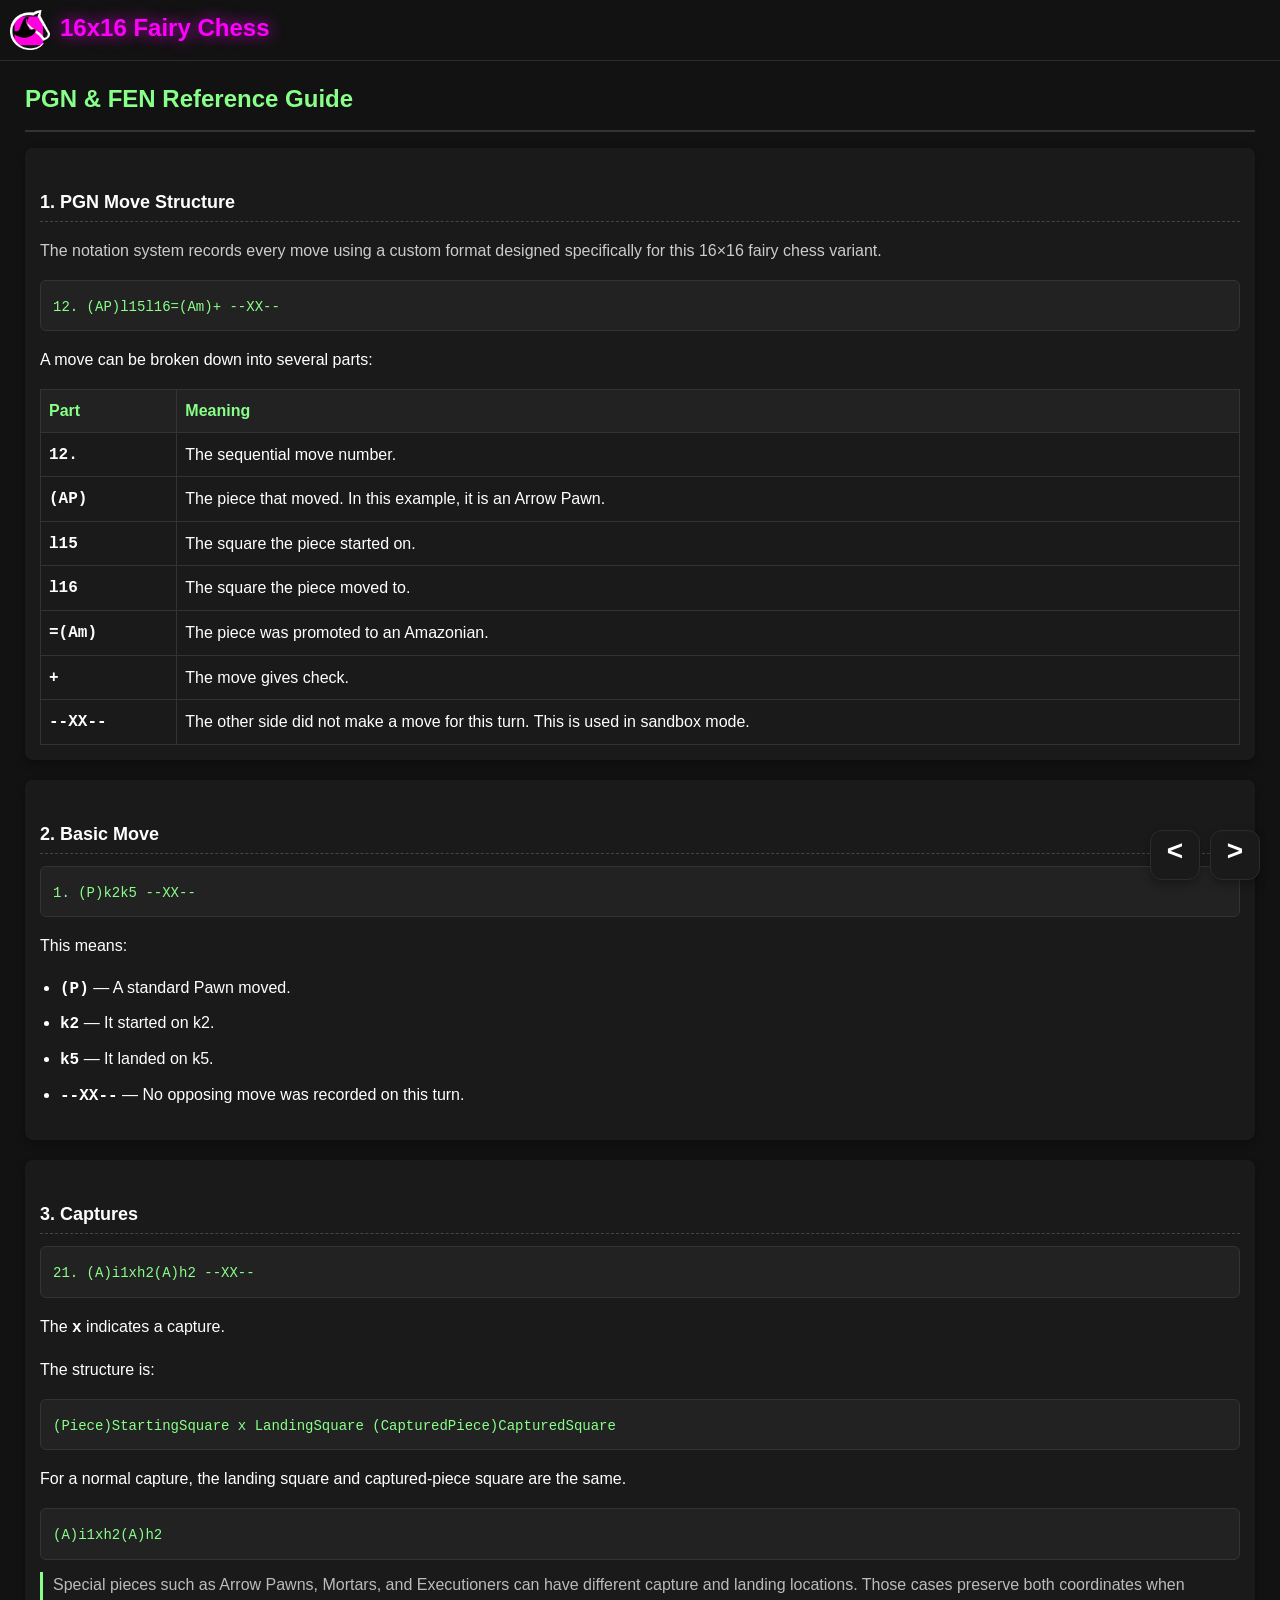
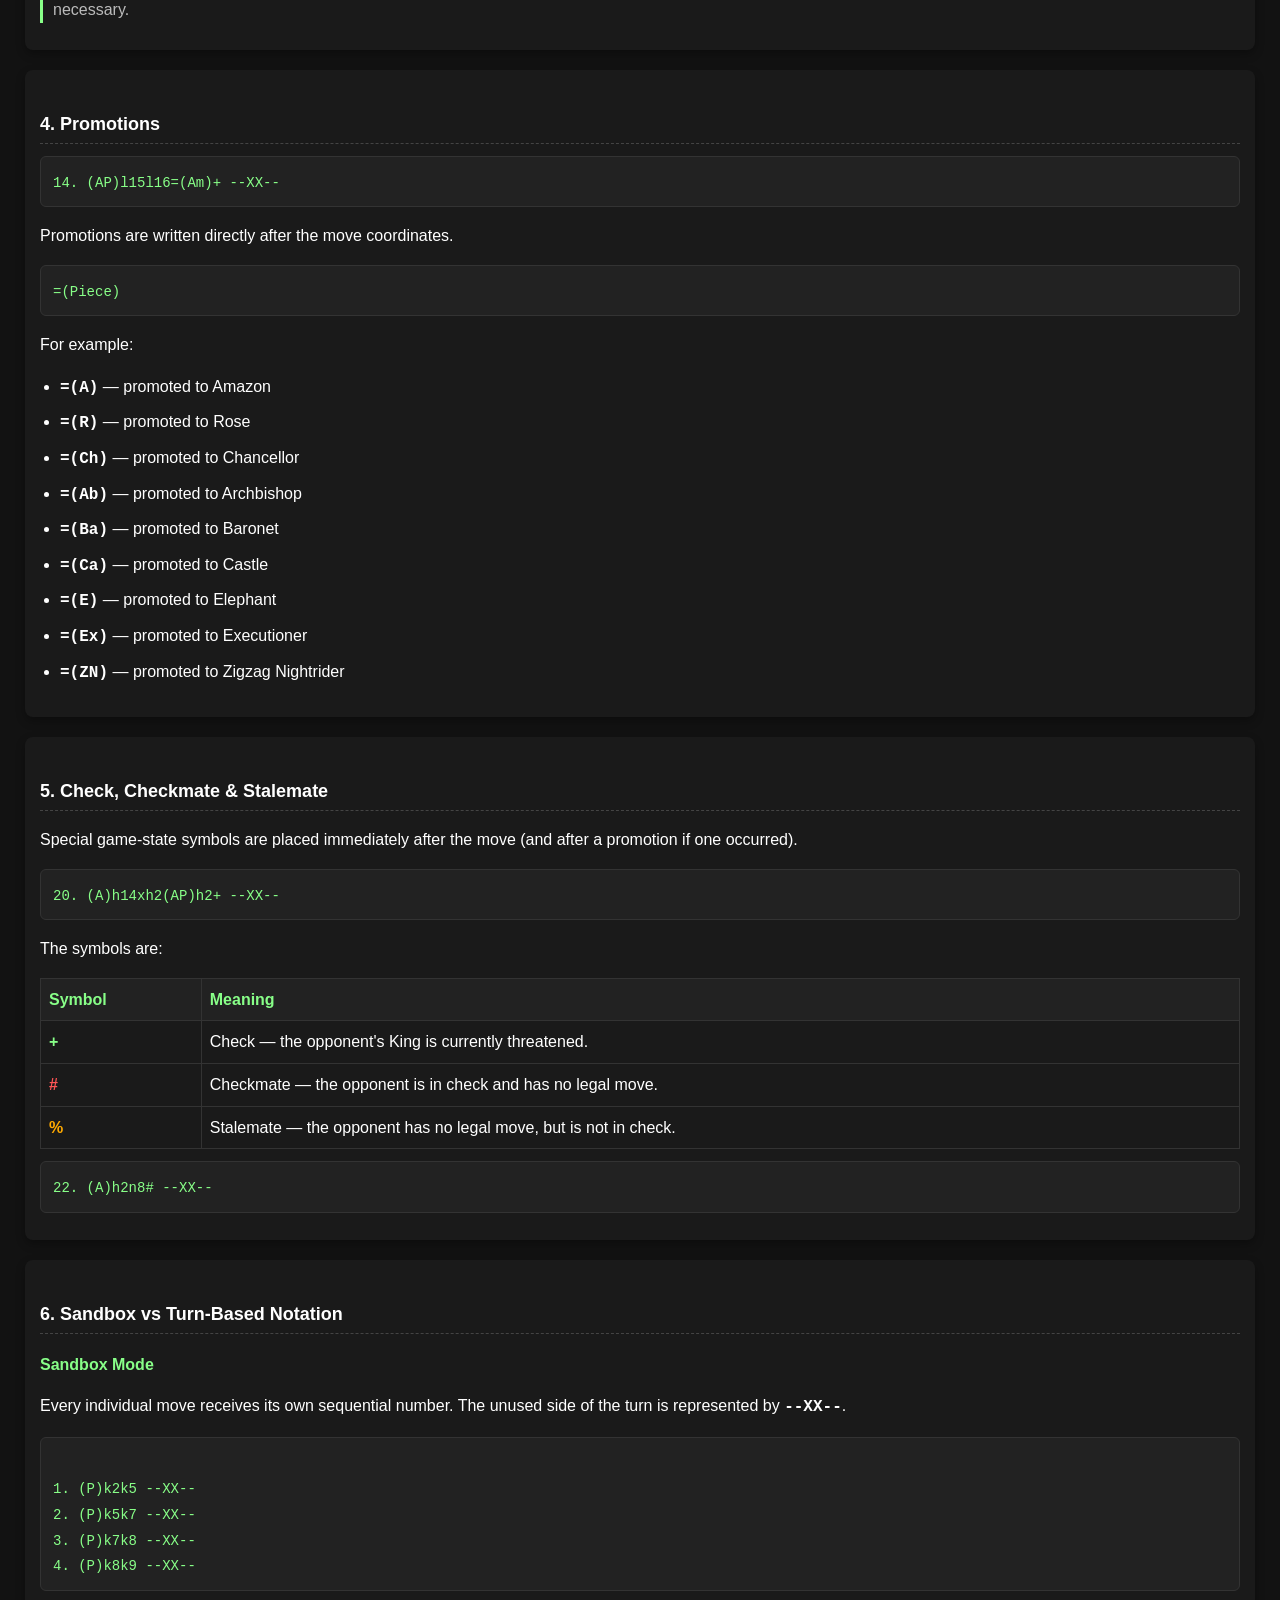
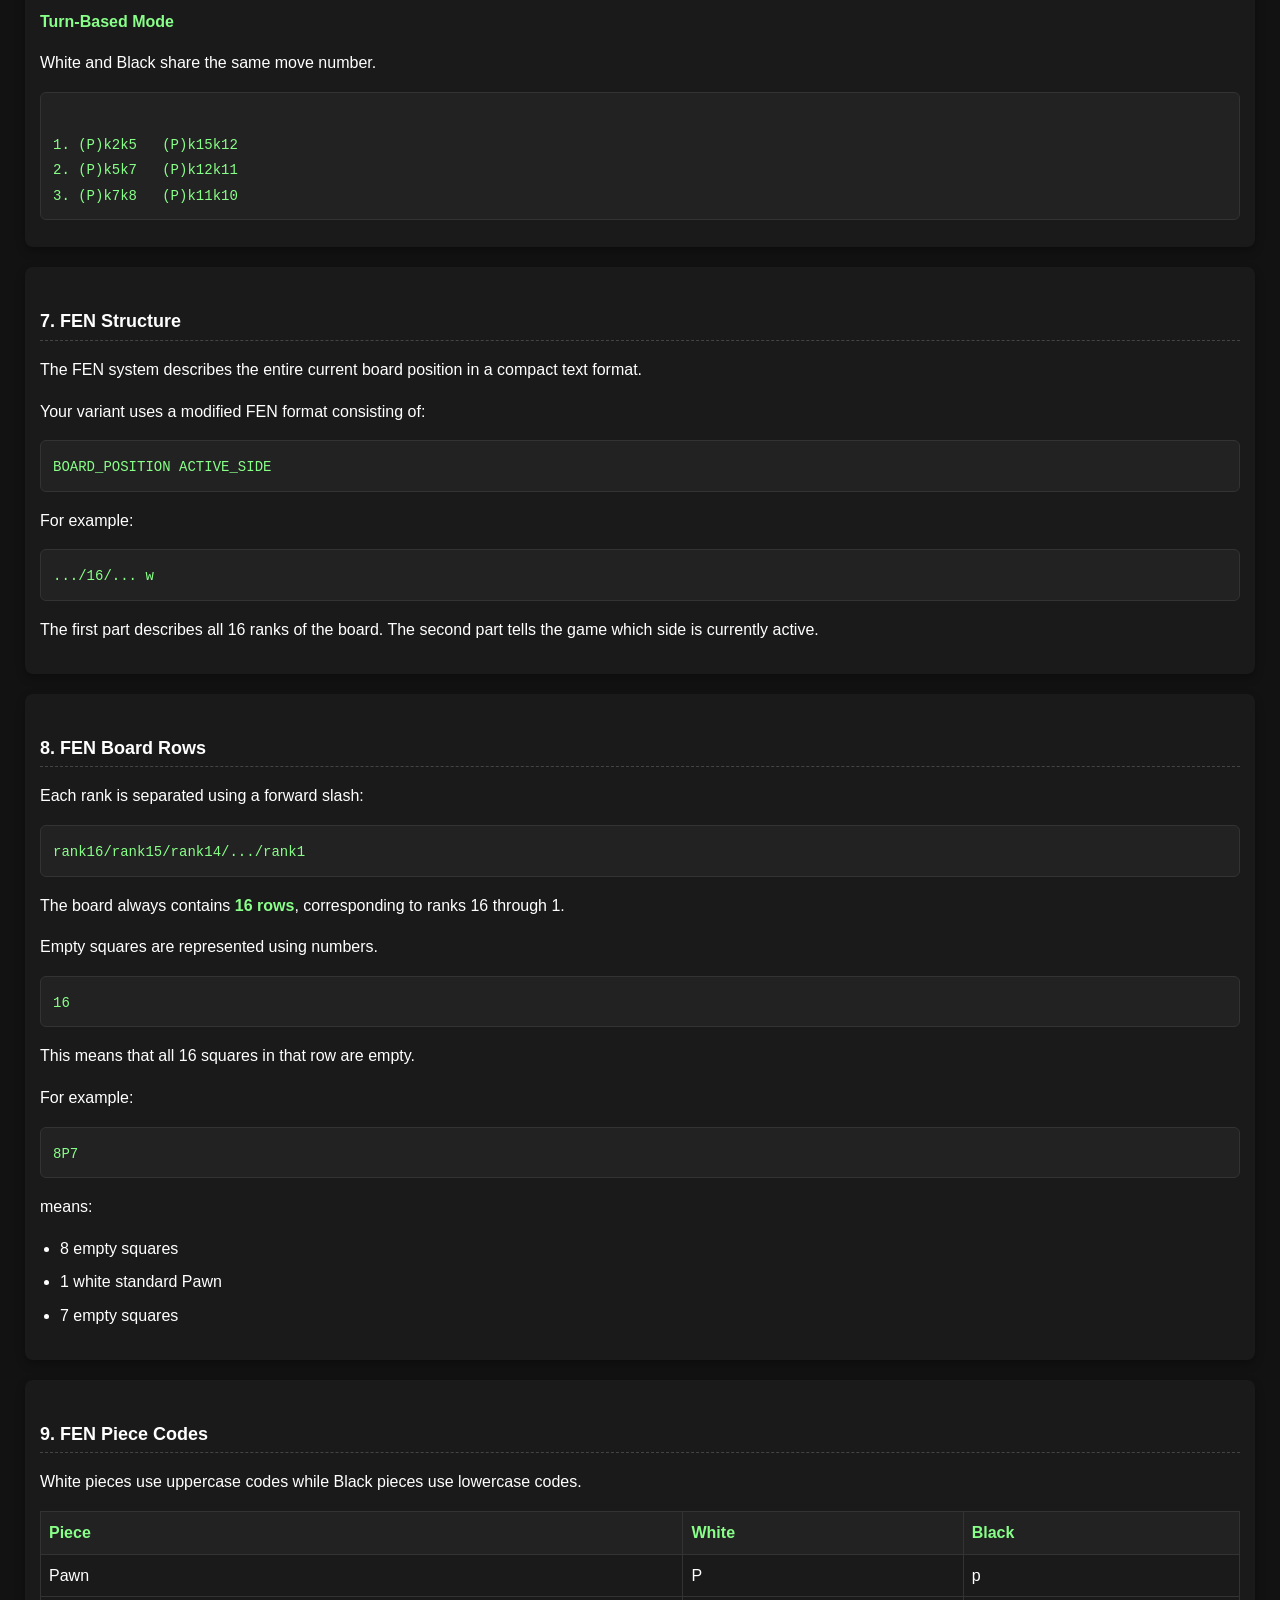
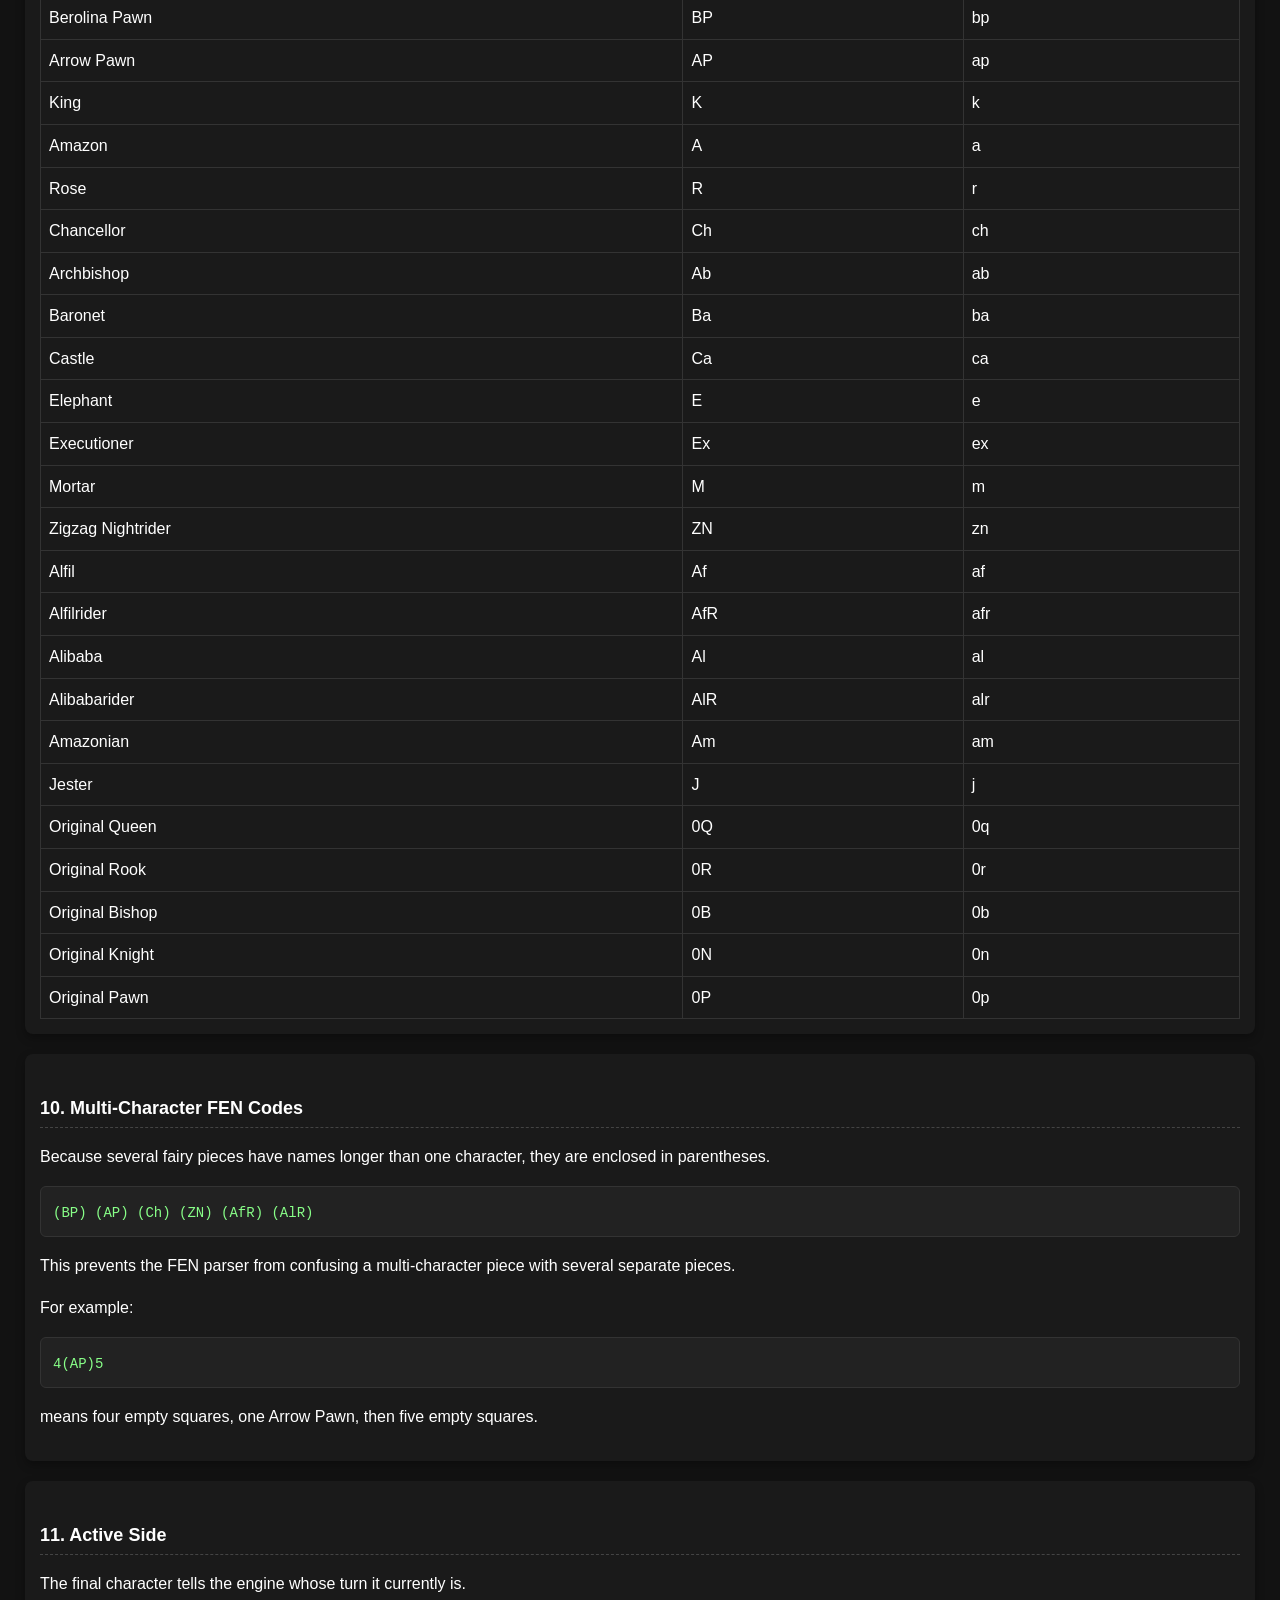
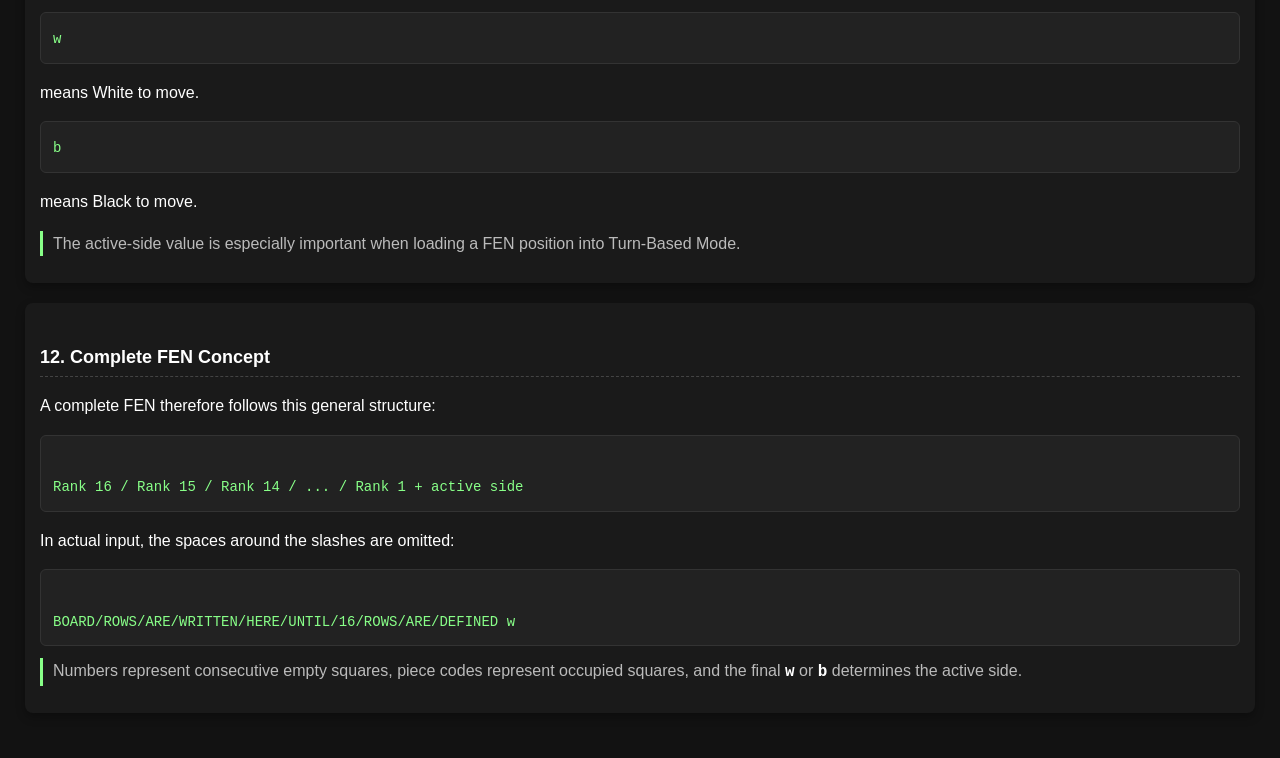
<file: docs2.html>
<!DOCTYPE html>
<html lang="en">
<head>
<link rel="icon" type="image" href="yes.png">
    <meta charset="UTF-8">
    <meta name="viewport" content="width=device-width, initial-scale=1.0">
    <title>16x16 Fairy Chess — PGN & FEN Reference</title>

    <style>

.site-title {
    color: #ff00ff;
    text-shadow: 0px 0px 15px rgba(255, 0, 255, 0.8);
    margin: 10px;
    font-family: 'Segoe UI', sans-serif;
    font-size: 1.5em;
    font-weight: bold;
    text-decoration: none;
    border: none;
}

.top-bar {
    position: fixed;
    top: 0;
    left: 0;
    width: 100%;
    height: 60px;
    background-color: #121212;
    display: flex;
    justify-content: flex-start;
    align-items: center;
    z-index: 10000;
    border-bottom: 1px solid #2C2C2C;
    box-shadow: 0px 0px 0px rgba(0, 0, 0, 0.5);
}

body {
    font-family: 'Segoe UI', -apple-system, BlinkMacSystemFont, Roboto, sans-serif;
    background-color: #121212;
    color: #ffffff;
    padding: 80px 25px 25px 25px;
    line-height: 1.6;
    margin: 0;
}

.docs-navigation {
    position: fixed;
    bottom: 20px;
    right: 20px;

    display: flex;
    gap: 10px;

    z-index: 9999;
}

.docs-navigation button {
    width: 50px;
    height: 50px;

    padding-bottom: 10px;

    background-color: #1A1A1A;
    border-radius: 12px;
    box-sizing: border-box;

    display: flex;
    justify-content: center;
    align-items: center;

    border: 1px solid #2C2C2C;
    box-shadow: 0 4px 10px rgba(0, 0, 0, 0.3);

    cursor: pointer;

    color: #ffffff;
    font-family: 'Segoe UI', sans-serif;
    font-size: 28px;
    font-weight: 900;
    line-height: 1;

    transition: transform 0.2s ease, box-shadow 0.2s ease;
}

.docs-navigation button:hover {
    transform: translateY(-2px);
    box-shadow: 0 6px 14px rgba(0, 0, 0, 0.4);
    background-color: #2A2A2A;
    border-color: #777777;
}

.docs-navigation button:active {
    transform: translateY(2px) scale(0.95);
    box-shadow: 0 2px 5px rgba(0, 0, 0, 0.5);
    background-color: #111111;
}

h1 {
    color: #88ff88;
    border-bottom: 2px solid #333;
    padding-bottom: 12px;
    font-size: 24px;
    margin-top: 0;
}

h2 {
    font-size: 18px;
    margin-top: 25px;
    margin-bottom: 10px;
    border-bottom: 1px dashed #444;
    padding-bottom: 4px;
}

h3 {
    font-size: 16px;
    margin-top: 18px;
    color: #88ff88;
}

.section {
    background-color: #1a1a1a;
    border-radius: 8px;
    padding: 15px;
    margin-bottom: 20px;
    box-shadow: 0 4px 10px rgba(0, 0, 0, 0.3);
}

.example {
    background-color: #222222;
    border: 1px solid #333333;
    border-radius: 6px;
    padding: 12px;
    margin: 12px 0;
    overflow-x: auto;
}

.example code {
    color: #88ff88;
    font-family: 'Consolas', 'Courier New', monospace;
    font-size: 14px;
    white-space: pre;
}

.explanation {
    color: #cccccc;
}

.token {
    color: #ffffff;
    font-family: 'Consolas', 'Courier New', monospace;
    font-weight: bold;
}

.green {
    color: #88ff88;
    font-weight: bold;
}

.yellow {
    color: #ffaa00;
    font-weight: bold;
}

.red {
    color: #ff5555;
    font-weight: bold;
}

.blue {
    color: #00b0ff;
    font-weight: bold;
}

ul {
    padding-left: 20px;
}

li {
    margin-bottom: 8px;
}

table {
    width: 100%;
    border-collapse: collapse;
    margin-top: 10px;
}

th,
td {
    border: 1px solid #333333;
    padding: 8px;
    text-align: left;
}

th {
    background-color: #222222;
    color: #88ff88;
}

td {
    background-color: #1a1a1a;
}

.note {
    border-left: 3px solid #88ff88;
    padding-left: 10px;
    margin: 12px 0;
    color: #bbbbbb;
}

    </style>
</head>

<body>

<div class="top-bar">
    <img src="yes.png" alt="Logo"
         style="height: 40px; width: auto; margin-left: 10px;">

    <h2 class="site-title">
        16x16 Fairy Chess
    </h2>
</div>

<div class="docs-navigation">
    <button onclick="window.location.href='docs.html'" title="Previous">&lt;</button>
    <button onclick="window.location.href='setup.html'" title="Home">&gt;</button>
</div>


<h1>PGN & FEN Reference Guide</h1>


<div class="section">

<h2>1. PGN Move Structure</h2>

<p class="explanation">
    The notation system records every move using a custom format designed
    specifically for this 16×16 fairy chess variant.
</p>

<div class="example">
<code>12. (AP)l15l16=(Am)+ --XX--</code>
</div>

<p>
    A move can be broken down into several parts:
</p>

<table>
<tr>
    <th>Part</th>
    <th>Meaning</th>
</tr>

<tr>
    <td><span class="token">12.</span></td>
    <td>The sequential move number.</td>
</tr>

<tr>
    <td><span class="token">(AP)</span></td>
    <td>The piece that moved. In this example, it is an Arrow Pawn.</td>
</tr>

<tr>
    <td><span class="token">l15</span></td>
    <td>The square the piece started on.</td>
</tr>

<tr>
    <td><span class="token">l16</span></td>
    <td>The square the piece moved to.</td>
</tr>

<tr>
    <td><span class="token">=(Am)</span></td>
    <td>The piece was promoted to an Amazonian.</td>
</tr>

<tr>
    <td><span class="token">+</span></td>
    <td>The move gives check.</td>
</tr>

<tr>
    <td><span class="token">--XX--</span></td>
    <td>The other side did not make a move for this turn. This is used in sandbox mode.</td>
</tr>

</table>

</div>


<div class="section">

<h2>2. Basic Move</h2>

<div class="example">
<code>1. (P)k2k5 --XX--</code>
</div>

<p>
    This means:
</p>

<ul>
    <li><span class="token">(P)</span> — A standard Pawn moved.</li>
    <li><span class="token">k2</span> — It started on k2.</li>
    <li><span class="token">k5</span> — It landed on k5.</li>
    <li><span class="token">--XX--</span> — No opposing move was recorded on this turn.</li>
</ul>

</div>


<div class="section">

<h2>3. Captures</h2>

<div class="example">
<code>21. (A)i1xh2(A)h2 --XX--</code>
</div>

<p>
    The <span class="token">x</span> indicates a capture.
</p>

<p>
    The structure is:
</p>

<div class="example">
<code>(Piece)StartingSquare x LandingSquare (CapturedPiece)CapturedSquare</code>
</div>

<p>
    For a normal capture, the landing square and captured-piece square
    are the same.
</p>

<div class="example">
<code>(A)i1xh2(A)h2</code>
</div>

<p class="note">
    Special pieces such as Arrow Pawns, Mortars, and Executioners can
    have different capture and landing locations. Those cases preserve
    both coordinates when necessary.
</p>

</div>


<div class="section">

<h2>4. Promotions</h2>

<div class="example">
<code>14. (AP)l15l16=(Am)+ --XX--</code>
</div>

<p>
    Promotions are written directly after the move coordinates.
</p>

<div class="example">
<code>=(Piece)</code>
</div>

<p>
    For example:
</p>

<ul>
    <li><span class="token">=(A)</span> — promoted to Amazon</li>
    <li><span class="token">=(R)</span> — promoted to Rose</li>
    <li><span class="token">=(Ch)</span> — promoted to Chancellor</li>
    <li><span class="token">=(Ab)</span> — promoted to Archbishop</li>
    <li><span class="token">=(Ba)</span> — promoted to Baronet</li>
    <li><span class="token">=(Ca)</span> — promoted to Castle</li>
    <li><span class="token">=(E)</span> — promoted to Elephant</li>
    <li><span class="token">=(Ex)</span> — promoted to Executioner</li>
    <li><span class="token">=(ZN)</span> — promoted to Zigzag Nightrider</li>
</ul>

</div>


<div class="section">

<h2>5. Check, Checkmate & Stalemate</h2>

<p>
    Special game-state symbols are placed immediately after the move
    (and after a promotion if one occurred).
</p>

<div class="example">
<code>20. (A)h14xh2(AP)h2+ --XX--</code>
</div>

<p>
    The symbols are:
</p>

<table>

<tr>
    <th>Symbol</th>
    <th>Meaning</th>
</tr>

<tr>
    <td><span class="green">+</span></td>
    <td>Check — the opponent's King is currently threatened.</td>
</tr>

<tr>
    <td><span class="red">#</span></td>
    <td>Checkmate — the opponent is in check and has no legal move.</td>
</tr>

<tr>
    <td><span class="yellow">%</span></td>
    <td>Stalemate — the opponent has no legal move, but is not in check.</td>
</tr>

</table>

<div class="example">
<code>22. (A)h2n8# --XX--</code>
</div>

</div>


<div class="section">

<h2>6. Sandbox vs Turn-Based Notation</h2>

<h3>Sandbox Mode</h3>

<p>
    Every individual move receives its own sequential number.
    The unused side of the turn is represented by <span class="token">--XX--</span>.
</p>

<div class="example">
<code>
1. (P)k2k5 --XX--
2. (P)k5k7 --XX--
3. (P)k7k8 --XX--
4. (P)k8k9 --XX--
</code>
</div>

<h3>Turn-Based Mode</h3>

<p>
    White and Black share the same move number.
</p>

<div class="example">
<code>
1. (P)k2k5   (P)k15k12
2. (P)k5k7   (P)k12k11
3. (P)k7k8   (P)k11k10
</code>
</div>

</div>


<div class="section">

<h2>7. FEN Structure</h2>

<p>
    The FEN system describes the entire current board position in a
    compact text format.
</p>

<p>
    Your variant uses a modified FEN format consisting of:
</p>

<div class="example">
<code>BOARD_POSITION ACTIVE_SIDE</code>
</div>

<p>
    For example:
</p>

<div class="example">
<code>.../16/... w</code>
</div>

<p>
    The first part describes all 16 ranks of the board.
    The second part tells the game which side is currently active.
</p>

</div>


<div class="section">

<h2>8. FEN Board Rows</h2>

<p>
    Each rank is separated using a forward slash:
</p>

<div class="example">
<code>rank16/rank15/rank14/.../rank1</code>
</div>

<p>
    The board always contains <span class="green">16 rows</span>,
    corresponding to ranks 16 through 1.
</p>

<p>
    Empty squares are represented using numbers.
</p>

<div class="example">
<code>16</code>
</div>

<p>
    This means that all 16 squares in that row are empty.
</p>

<p>
    For example:
</p>

<div class="example">
<code>8P7</code>
</div>

<p>
    means:
</p>

<ul>
    <li>8 empty squares</li>
    <li>1 white standard Pawn</li>
    <li>7 empty squares</li>
</ul>

</div>


<div class="section">

<h2>9. FEN Piece Codes</h2>

<p>
    White pieces use uppercase codes while Black pieces use lowercase
    codes.
</p>

<table>

<tr>
    <th>Piece</th>
    <th>White</th>
    <th>Black</th>
</tr>

<tr><td>Pawn</td><td>P</td><td>p</td></tr>
<tr><td>Berolina Pawn</td><td>BP</td><td>bp</td></tr>
<tr><td>Arrow Pawn</td><td>AP</td><td>ap</td></tr>
<tr><td>King</td><td>K</td><td>k</td></tr>
<tr><td>Amazon</td><td>A</td><td>a</td></tr>
<tr><td>Rose</td><td>R</td><td>r</td></tr>
<tr><td>Chancellor</td><td>Ch</td><td>ch</td></tr>
<tr><td>Archbishop</td><td>Ab</td><td>ab</td></tr>
<tr><td>Baronet</td><td>Ba</td><td>ba</td></tr>
<tr><td>Castle</td><td>Ca</td><td>ca</td></tr>
<tr><td>Elephant</td><td>E</td><td>e</td></tr>
<tr><td>Executioner</td><td>Ex</td><td>ex</td></tr>
<tr><td>Mortar</td><td>M</td><td>m</td></tr>
<tr><td>Zigzag Nightrider</td><td>ZN</td><td>zn</td></tr>
<tr><td>Alfil</td><td>Af</td><td>af</td></tr>
<tr><td>Alfilrider</td><td>AfR</td><td>afr</td></tr>
<tr><td>Alibaba</td><td>Al</td><td>al</td></tr>
<tr><td>Alibabarider</td><td>AlR</td><td>alr</td></tr>
<tr><td>Amazonian</td><td>Am</td><td>am</td></tr>
<tr><td>Jester</td><td>J</td><td>j</td></tr>
<tr><td>Original Queen</td><td>0Q</td><td>0q</td></tr>
<tr><td>Original Rook</td><td>0R</td><td>0r</td></tr>
<tr><td>Original Bishop</td><td>0B</td><td>0b</td></tr>
<tr><td>Original Knight</td><td>0N</td><td>0n</td></tr>
<tr><td>Original Pawn</td><td>0P</td><td>0p</td></tr>

</table>

</div>


<div class="section">

<h2>10. Multi-Character FEN Codes</h2>

<p>
    Because several fairy pieces have names longer than one character,
    they are enclosed in parentheses.
</p>

<div class="example">
<code>(BP) (AP) (Ch) (ZN) (AfR) (AlR)</code>
</div>

<p>
    This prevents the FEN parser from confusing a multi-character piece
    with several separate pieces.
</p>

<p>
    For example:
</p>

<div class="example">
<code>4(AP)5</code>
</div>

<p>
    means four empty squares, one Arrow Pawn, then five empty squares.
</p>

</div>


<div class="section">

<h2>11. Active Side</h2>

<p>
    The final character tells the engine whose turn it currently is.
</p>

<div class="example">
<code>w</code>
</div>

<p>
    means White to move.
</p>

<div class="example">
<code>b</code>
</div>

<p>
    means Black to move.
</p>

<p class="note">
    The active-side value is especially important when loading a FEN
    position into Turn-Based Mode.
</p>

</div>


<div class="section">

<h2>12. Complete FEN Concept</h2>

<p>
    A complete FEN therefore follows this general structure:
</p>

<div class="example">
<code>
Rank 16 / Rank 15 / Rank 14 / ... / Rank 1 + active side
</code>
</div>

<p>
    In actual input, the spaces around the slashes are omitted:
</p>

<div class="example">
<code>
BOARD/ROWS/ARE/WRITTEN/HERE/UNTIL/16/ROWS/ARE/DEFINED w
</code>
</div>

<p class="note">
    Numbers represent consecutive empty squares, piece codes represent
    occupied squares, and the final <span class="token">w</span> or
    <span class="token">b</span> determines the active side.
</p>

</div>

</body>
</html>
</file>
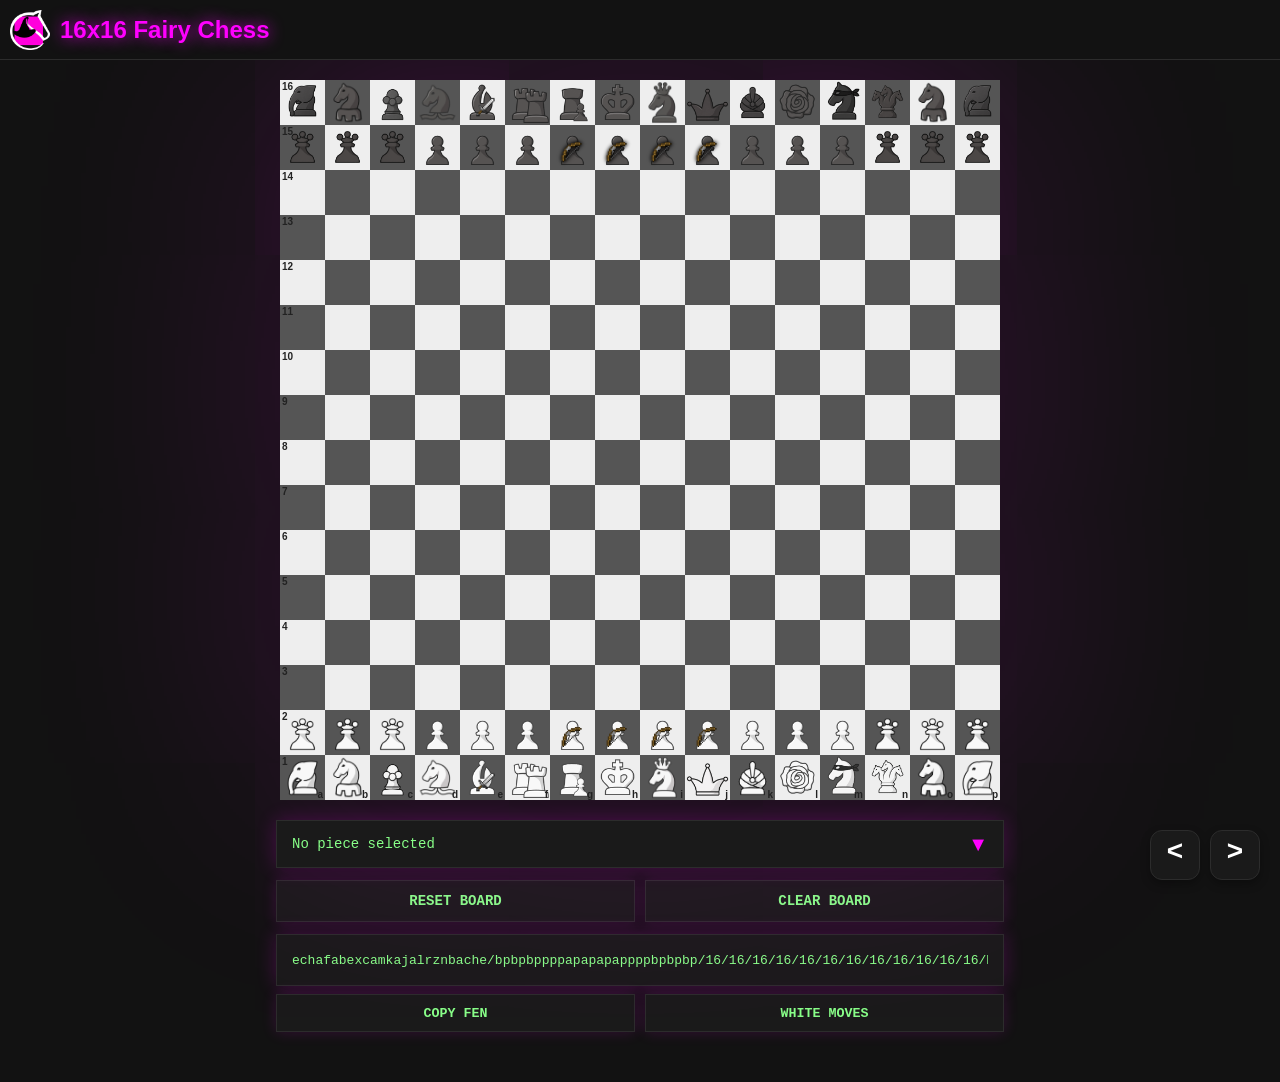
<file: setup.html>
<!DOCTYPE html>
<html lang="en">
<head>
    <meta charset="UTF-8">
    <meta name="viewport" content="width=device-width, initial-scale=1.0">
    <title>Setup Board - MY 16x16 Fairy Chess</title>
    <link rel="icon" type="image" href="yes.png">

    <style>

        #piece-dropdown {
    display: none;
    width: 100%;
    max-height: 320px;
    overflow-y: auto;

    /* Hide scrollbar but keep scrolling */
    scrollbar-width: none;
    -ms-overflow-style: none;

    position: absolute;
    top: 48px;
    left: 0;

    background-color: #1A1A1A;
    border: 1px solid #2C2C2C;
    z-index: 5000;

    box-shadow: 0px 10px 30px rgba(0, 0, 0, 0.6);
}

#piece-dropdown::-webkit-scrollbar {
    display: none;
}
        * {
            box-sizing: border-box;
        }

body {
    display: flex;
    flex-direction: column;
    align-items: center;
    background-color: #121212;
    color: #ffffff;
    font-family: 'Segoe UI', sans-serif;
    margin: 0;
    padding-top: 80px;
    padding-bottom: 50px;
    user-select: none;
}

        /* =========================
           TOP BAR
        ========================= */

        .top-bar {
            position: fixed;
            top: 0;
            left: 0;
            width: 100%;
            height: 60px;
            background-color: #121212;
            display: flex;
            justify-content: flex-start;
            align-items: center;
            z-index: 10000;
            border-bottom: 1px solid #2C2C2C;
        }

        .top-bar img {
            height: 40px;
            width: auto;
            margin-left: 10px;
        }

        .top-bar h2 {
            color: #ff00ff;
            text-shadow: 0px 0px 15px rgba(255, 0, 255, 0.8);
            margin: 10px;
        }

        /* =========================
           BOARD
        ========================= */

        #board {
            display: grid;
            grid-template-columns: repeat(16, 45px);
            grid-template-rows: repeat(16, 45px);
            position: relative;
            outline: none;
            border: 0;
            box-shadow: 0px 0px 20000px rgba(255, 0, 255, 0.2);
        }

        .square {
            width: 45px;
            height: 45px;
            display: flex;
            justify-content: center;
            align-items: center;
            position: relative;
            cursor: pointer;
        }

        .light {
            background-color: #eeeeee;
        }

        .dark {
            background-color: #555555;
        }

        .square img {
            width: 95%;
            height: 95%;
            object-fit: contain;
            pointer-events: none;
        }

        /* =========================
           COORDINATES
        ========================= */

        .coord-label {
            position: absolute;
            font-size: 10px;
            font-weight: bold;
            pointer-events: none;
            z-index: 50;
        }

        .coord-number {
            left: 2px;
            top: 1px;
            color: #222222;
        }

        .coord-letter {
            right: 2px;
            bottom: 0px;
            color: #222222;
        }

        /* =========================
           PIECE SELECTOR
        ========================= */

        .selector-container {
            width: 728px;
            margin: 20px auto 0 auto;
            position: relative;
        }

        .selector-header {
            width: 100%;
            height: 48px;
            background-color: #1A1A1A;
            border: 1px solid #2C2C2C;
            box-shadow: 0px 0px 20px rgba(255, 0, 255, 0.2);

            display: flex;
            align-items: center;
            justify-content: space-between;

            padding: 0 15px;
            cursor: pointer;
        }

        .selector-header:hover {
            border-color: #444444;
        }

        #selected-piece-display {
            display: flex;
            align-items: center;
            gap: 10px;
            color: #88ff88;
            font-family: 'Consolas', 'Courier New', monospace;
            font-size: 14px;
        }

        #selected-piece-display img {
            width: 35px;
            height: 35px;
            object-fit: contain;
        }

        .dropdown-arrow {
            color: #ff00ff;
            font-size: 20px;
            transition: transform 0.2s ease;
        }

        .dropdown-arrow.open {
            transform: rotate(180deg);
        }

        #piece-dropdown {
            display: none;
            width: 100%;
            max-height: 320px;
            overflow-y: auto;

            position: absolute;
            top: 48px;
            left: 0;

            background-color: #1A1A1A;
            border: 1px solid #2C2C2C;
            z-index: 5000;

            box-shadow: 0px 10px 30px rgba(0, 0, 0, 0.6);
        }

        #piece-dropdown.open {
            display: block;
        }

        .piece-option {
            height: 48px;
            display: flex;
            align-items: center;
            gap: 12px;
            padding: 5px 12px;
            cursor: pointer;
            border-bottom: 1px solid #252525;
        }

        .piece-option:hover {
            background-color: #292929;
                outline: 1px solid #ff00ff;
    outline-offset: -1px;
        }
        .piece-option.keyboard-highlight {
    background-color: #292929;
    outline: 1px solid #ff00ff;
    outline-offset: -1px;
}

        .piece-option img {
            width: 38px;
            height: 38px;
            object-fit: contain;
        }

        .piece-option span {
            color: #88ff88;
            font-family: 'Consolas', 'Courier New', monospace;
            font-size: 14px;
        }
        /* =========================
   PIECE HOVER TOOLTIP
========================= */

.piece-option {
    position: relative;
}

.piece-option::after {
    content: attr(data-piece-name);

    position: absolute;
    left: 100%;
    top: 50%;
    transform: translateY(-50%);

    margin-left: 10px;

    background-color: #1A1A1A;
    color: #88ff88;

    border: 1px solid #2C2C2C;
    padding: 6px 10px;

    font-family: 'Consolas', 'Courier New', monospace;
    font-size: 13px;

    white-space: nowrap;

    opacity: 0;
    pointer-events: none;

    transition: opacity 0.15s ease;

    z-index: 10000;
}

.piece-option:hover::after {
    opacity: 1;
}

        /* =========================
           CONTROLS
        ========================= */

        .controls {
            width: 728px;
            display: flex;
            gap: 10px;
            margin-top: 12px;
        }

        .control-button {
            flex: 1;
            height: 42px;

            background-color: #1A1A1A;
            color: #88ff88;

            border: 1px solid #2C2C2C;
            border-radius: 0;

            font-family: 'Consolas', 'Courier New', monospace;
            font-size: 14px;
            font-weight: bold;

            cursor: pointer;

            box-shadow: 0px 0px 15px rgba(255, 0, 255, 0.15);
        }

        .control-button:hover {
            border-color: #555555;
            background-color: #222222;
        }

        .control-button:active {
            background-color: #2C2C2C;
        }

        /* =========================
           FEN BOX
        ========================= */

        .fen-container {
            width: 728px;
            margin: 12px auto 0 auto;
        }

        #fen-textbox {
            width: 100%;
            height: 52px;

            padding: 10px 15px;

            background-color: #1A1A1A;
            color: #88ff88;

            font-family: 'Consolas', 'Courier New', monospace;
            font-size: 13px;

            border: 1px solid #2C2C2C;
            border-radius: 0;

            outline: none;

            box-shadow: 0px 0px 20px rgba(255, 0, 255, 0.2);

            text-align: center;
        }

        #fen-textbox:focus {
            border-color: #444444;
            box-shadow: 0px 0px 25px rgba(255, 0, 255, 0.35);
        }

        /* =========================
           COPY FEN
        ========================= */

#fen-controls {
    width: 728px;
    display: flex;
    gap: 10px;
    margin-top: 8px;
}

#copy-fen,
#move-side-toggle {
    flex: 1;
    height: 38px;

    background-color: #1A1A1A;
    color: #88ff88;

    border: 1px solid #2C2C2C;

    font-family: 'Consolas', 'Courier New', monospace;
    font-weight: bold;

    cursor: pointer;

    box-shadow: 0px 0px 15px rgba(255, 0, 255, 0.15);
}

#copy-fen:hover,
#move-side-toggle:hover {
    background-color: #222222;
    border-color: #555555;
}

#copy-fen:active,
#move-side-toggle:active {
    background-color: #2C2C2C;
}

        /* =========================
           NAVIGATION ARROWS
        ========================= */

/* =========================
   DOCUMENT NAVIGATION
========================= */

.docs-navigation {
    position: fixed;
    bottom: 20px;
    right: 20px;

    display: flex;
    gap: 10px;

    z-index: 9999;
}

.docs-navigation button {
    width: 50px;
    height: 50px;

    padding-bottom: 10px;

    background-color: #1A1A1A;
    border-radius: 12px;
    box-sizing: border-box;

    display: flex;
    justify-content: center;
    align-items: center;

    border: 1px solid #2C2C2C;
    box-shadow: 0 4px 10px rgba(0, 0, 0, 0.3);

    cursor: pointer;

    color: #ffffff;
    font-family: 'Segoe UI', sans-serif;
    font-size: 28px;
    font-weight: 900;
    line-height: 1;

    transition: transform 0.2s ease, box-shadow 0.2s ease;
}

.docs-navigation button:hover {
    transform: translateY(-2px);
    box-shadow: 0 6px 14px rgba(0, 0, 0, 0.4);
    background-color: #2A2A2A;
    border-color: #777777;
}

.docs-navigation button:active {
    transform: translateY(2px) scale(0.95);
    box-shadow: 0 2px 5px rgba(0, 0, 0, 0.5);
    background-color: #111111;
}
    </style>
</head>

<body>

<!-- =========================
     TOP BAR
========================= -->

<div class="top-bar">
    <img src="yes.png" alt="Logo">

    <h2>
        16x16 Fairy Chess
    </h2>
</div>


<!-- =========================
     BOARD
========================= -->

<div id="board"></div>


<!-- =========================
     PIECE SELECTOR
========================= -->

<div class="selector-container">

    <div class="selector-header" id="selector-header">

        <div id="selected-piece-display">
            <span>No piece selected</span>
        </div>

        <div class="dropdown-arrow" id="dropdown-arrow">
            ▼
        </div>

    </div>


    <div id="piece-dropdown"></div>

</div>


<!-- =========================
     BOARD CONTROLS
========================= -->

<div class="controls">

    <button class="control-button" id="reset-board">
        RESET BOARD
    </button>

    <button class="control-button" id="clear-board">
        CLEAR BOARD
    </button>

</div>


<!-- =========================
     FEN
========================= -->

<div class="fen-container">

    <input
        type="text"
        id="fen-textbox"
        readonly
        placeholder="FEN position will appear here..."
    >

</div>

<div id="fen-controls">

    <button id="copy-fen">
        COPY FEN
    </button>

    <button id="move-side-toggle">
        WHITE MOVES
    </button>

</div>


<!-- =========================
     NAVIGATION
========================= -->

<div class="docs-navigation">
    <button
        onclick="window.location.href='docs2.html'"
        title="Previous">
        &lt;
    </button>

    <button
        onclick="window.location.href='index.html'"
        title="Home">
        &gt;
    </button>
</div>


<script>

/* =========================================================
   SETUP BOARD SYSTEM
========================================================= */

const boardSize = 16;

let setupBoard = [];

let selectedPiece = null;
let activeSide = 'w';


/* =========================================================
   PIECE DEFINITIONS
========================================================= */

const pieces = [

    {
        type: 'K',
        name: 'King',
        white: 'pieces/W_K.png',
        black: 'pieces/B_K.png'
    },

    {
        type: 'A',
        name: 'Amazon',
        white: 'pieces/W_A.png',
        black: 'pieces/B_A.png'
    },

    {
        type: 'AfR',
        name: 'Alfilrider',
        white: 'pieces/W_AfR.png',
        black: 'pieces/B_AfR.png'
    },

    {
        type: 'Af',
        name: 'Alfil',
        white: 'pieces/W_Af.png',
        black: 'pieces/B_Af.png'
    },

    {
        type: 'Al',
        name: 'Alibaba',
        white: 'pieces/W_Al.png',
        black: 'pieces/B_Al.png'
    },

    {
        type: 'AlR',
        name: 'Alibabarider',
        white: 'pieces/W_AlR.png',
        black: 'pieces/B_AlR.png'
    },

    {
        type: 'Am',
        name: 'Amazonian',
        white: 'pieces/W_Am.png',
        black: 'pieces/B_Am.png'
    },

    {
        type: 'J',
        name: 'Jester',
        white: 'pieces/W_J.png',
        black: 'pieces/B_J.png'
    },

    {
        type: 'R',
        name: 'Rose',
        white: 'pieces/W_R.png',
        black: 'pieces/B_R.png'
    },

    {
        type: 'ZN',
        name: 'Zigzag Nightrider',
        white: 'pieces/W_ZN.png',
        black: 'pieces/B_ZN.png'
    },

    {
        type: 'Ch',
        name: 'Chancellor',
        white: 'pieces/W_Ch.png',
        black: 'pieces/B_Ch.png'
    },

    {
        type: 'Ab',
        name: 'Archbishop',
        white: 'pieces/W_Ab.png',
        black: 'pieces/B_Ab.png'
    },

    {
        type: 'Ba',
        name: 'Baronet',
        white: 'pieces/W_Ba.png',
        black: 'pieces/B_Ba.png'
    },

    {
        type: 'Ca',
        name: 'Castle',
        white: 'pieces/W_Ca.png',
        black: 'pieces/B_Ca.png'
    },

    {
        type: 'E',
        name: 'Elephant',
        white: 'pieces/W_E.png',
        black: 'pieces/B_E.png'
    },

    {
        type: 'Ex',
        name: 'Executioner',
        white: 'pieces/W_Ex.png',
        black: 'pieces/B_Ex.png'
    },

    {
        type: 'M',
        name: 'Mortar',
        white: 'pieces/W_M.png',
        black: 'pieces/B_M.png'
    },

    {
        type: 'P',
        name: 'Pawn',
        white: 'pieces/W_P.png',
        black: 'pieces/B_P.png'
    },

    {
        type: 'BP',
        name: 'Berolina Pawn',
        white: 'pieces/W_BP.png',
        black: 'pieces/B_BP.png'
    },

    {
        type: 'AP',
        name: 'Arrow Pawn',
        white: 'pieces/W_AP.png',
        black: 'pieces/B_AP.png'
    },

    {
        type: '0P',
        name: 'Pawn (Original)',
        white: 'pieces/W_0P.png',
        black: 'pieces/B_0P.png'
    },

    {
        type: '0Q',
        name: 'Queen (Original)',
        white: 'pieces/W_0Q.png',
        black: 'pieces/B_0Q.png'
    },

    {
        type: '0R',
        name: 'Rook (Original)',
        white: 'pieces/W_0R.png',
        black: 'pieces/B_0R.png'
    },

    {
        type: '0N',
        name: 'Knight (Original)',
        white: 'pieces/W_0N.png',
        black: 'pieces/B_0N.png'
    },

    {
        type: '0B',
        name: 'Bishop (Original)',
        white: 'pieces/W_0B.png',
        black: 'pieces/B_0B.png'
    }

];


/* =========================================================
   CREATE EMPTY BOARD
========================================================= */

function createEmptyBoard() {

    setupBoard = [];

    for (let row = 0; row < boardSize; row++) {

        setupBoard[row] = [];

        for (let col = 0; col < boardSize; col++) {

            setupBoard[row][col] = null;

        }

    }

}


/* =========================================================
   NORMAL STARTING POSITION
========================================================= */

const officerRow = [
    'E', 'Ch', 'Af', 'Ab',
    'Ex', 'Ca', 'M', 'K',
    'A', 'J', 'Al', 'R',
    'ZN', 'Ba', 'Ch', 'E'
];

const pawnRow = [
    'BP', 'BP', 'BP', 'P',
    'P', 'P', 'AP', 'AP',
    'AP', 'AP', 'P', 'P',
    'P', 'BP', 'BP', 'BP'
];


function resetBoard() {

    createEmptyBoard();

    for (let col = 0; col < boardSize; col++) {

        setupBoard[0][col] = {
            type: officerRow[col],
            color: 'black'
        };

        setupBoard[15][col] = {
            type: officerRow[col],
            color: 'white'
        };

        setupBoard[1][col] = {
            type: pawnRow[col],
            color: 'black'
        };

        setupBoard[14][col] = {
            type: pawnRow[col],
            color: 'white'
        };

    }

    renderBoard();
    updateFEN();

}


/* =========================================================
   CREATE VISUAL BOARD
========================================================= */

function createBoardVisuals() {

    const board = document.getElementById('board');

    const letters = "abcdefghijklmnop";

    for (let row = 0; row < boardSize; row++) {

        for (let col = 0; col < boardSize; col++) {

            const square = document.createElement('div');

            square.className =
                `square ${(row + col) % 2 === 0 ? 'light' : 'dark'}`;

            square.dataset.row = row;
            square.dataset.col = col;


            /* Coordinates */

            if (col === 0) {

                const number = document.createElement('span');

                number.className =
                    'coord-label coord-number';

                number.innerText =
                    boardSize - row;

                square.appendChild(number);

            }


            if (row === boardSize - 1) {

                const letter = document.createElement('span');

                letter.className =
                    'coord-label coord-letter';

                letter.innerText =
                    letters[col];

                square.appendChild(letter);

            }


            /* Left click */

            square.addEventListener('click', () => {

                placeSelectedPiece(row, col);

            });


            /* Right click */

            square.addEventListener('contextmenu', event => {

                event.preventDefault();

                setupBoard[row][col] = null;

                renderBoard();

                updateFEN();

            });


            board.appendChild(square);

        }

    }

}


/* =========================================================
   RENDER BOARD
========================================================= */

function renderBoard() {

    const squares =
        document.querySelectorAll('.square');

    squares.forEach(square => {

        const row =
            Number(square.dataset.row);

        const col =
            Number(square.dataset.col);

        const oldImage =
            square.querySelector('img');

        if (oldImage) {

            oldImage.remove();

        }


        const piece =
            setupBoard[row][col];

        if (!piece) return;


        const colorPrefix =
            piece.color === 'white'
                ? 'W'
                : 'B';


        const image =
            document.createElement('img');

        image.src =
            `pieces/${colorPrefix}_${piece.type}.png`;

        image.alt =
            `${piece.color} ${piece.type}`;

        square.appendChild(image);

    });

}


/* =========================================================
   PLACE SELECTED PIECE
========================================================= */

function placeSelectedPiece(row, col) {

    if (!selectedPiece) return;

    setupBoard[row][col] = {

        type: selectedPiece.type,

        color: selectedPiece.color

    };

    renderBoard();

    updateFEN();

}


/* =========================================================
   PIECE DROPDOWN
========================================================= */

const selectorHeader =
    document.getElementById('selector-header');

const dropdown =
    document.getElementById('piece-dropdown');

const dropdownArrow =
    document.getElementById('dropdown-arrow');


selectorHeader.addEventListener('click', () => {

    dropdown.classList.toggle('open');

    dropdownArrow.classList.toggle('open');

});


function createPieceDropdown() {

    dropdown.innerHTML = '';


    pieces.forEach(piece => {

        /* White */

        const whiteOption =
            document.createElement('div');

whiteOption.className =
    'piece-option';

whiteOption.dataset.pieceName =
    `White ${piece.name}`;

whiteOption.innerHTML = `
    <img src="${piece.white}">
    <span>White ${piece.name}</span>
`

        whiteOption.addEventListener('click', event => {

            event.stopPropagation();

            selectPiece(piece, 'white');

        });

        dropdown.appendChild(whiteOption);


        /* Black */

        const blackOption =
            document.createElement('div');

blackOption.className =
    'piece-option';

blackOption.dataset.pieceName =
    `Black ${piece.name}`;

blackOption.innerHTML = `
    <img src="${piece.black}">
    <span>Black ${piece.name}</span>
`;

        blackOption.addEventListener('click', event => {

            event.stopPropagation();

            selectPiece(piece, 'black');

        });

        dropdown.appendChild(blackOption);

    });

}
/* =========================================================
   KEYBOARD PIECE SEARCH
========================================================= */

let keyboardSearchLetter = '';
let keyboardSearchIndex = 0;
let keyboardSearchTimeout = null;

document.addEventListener('keydown', event => {
    if (!dropdown.classList.contains('open')) return;

    if (
        event.ctrlKey ||
        event.altKey ||
        event.metaKey
    ) {
        return;
    }

    const key = event.key.toLowerCase();

    if (!/^[a-z]$/.test(key)) return;

    event.preventDefault();

    if (keyboardSearchLetter !== key) {
        keyboardSearchLetter = key;
        keyboardSearchIndex = 0;
    } else {
        keyboardSearchIndex++;
    }

    clearTimeout(keyboardSearchTimeout);

    keyboardSearchTimeout = setTimeout(() => {
        keyboardSearchLetter = '';
        keyboardSearchIndex = 0;
    }, 1000);

    const matchingPieces = pieces.filter(piece =>
        piece.name.toLowerCase().startsWith(key)
    );

    if (matchingPieces.length === 0) return;

    keyboardSearchIndex =
        keyboardSearchIndex % matchingPieces.length;

    const targetPiece =
        matchingPieces[keyboardSearchIndex];

    const options =
        Array.from(
            dropdown.querySelectorAll('.piece-option')
        );

    const targetIndex =
        pieces.indexOf(targetPiece) * 2;

    options.forEach(option => {
        option.classList.remove('keyboard-highlight');
    });

    const targetOption = options[targetIndex];

    if (!targetOption) return;

    targetOption.classList.add('keyboard-highlight');

    targetOption.scrollIntoView({
        block: 'nearest',
        behavior: 'smooth'
    });
});

/* =========================================================
   SELECT PIECE
========================================================= */

function selectPiece(piece, color) {

    selectedPiece = {

        type: piece.type,

        color: color,

        image:
            color === 'white'
                ? piece.white
                : piece.black,

        name:
            `${color === 'white' ? 'White' : 'Black'} ${piece.name}`

    };


    const display =
        document.getElementById(
            'selected-piece-display'
        );


    display.innerHTML = `

        <img src="${selectedPiece.image}">

        <span>
            ${selectedPiece.name}
        </span>

    `;


    dropdown.classList.remove('open');

    dropdownArrow.classList.remove('open');

}


/* =========================================================
   CLEAR BOARD
========================================================= */

document
    .getElementById('clear-board')
    .addEventListener('click', () => {

        createEmptyBoard();

        renderBoard();

        updateFEN();

    });


/* =========================================================
   RESET BUTTON
========================================================= */

document
    .getElementById('reset-board')
    .addEventListener('click', () => {

        resetBoard();

    });


/* =========================================================
   FEN GENERATION
========================================================= */

function pieceToFEN(piece) {

    if (!piece) return '';

    const map = {

        'K': 'K',
        'A': 'A',
        'AfR': 'AfR',
        'Af': 'Af',
        'Al': 'Al',
        'AlR': 'AlR',
        'Am': 'Am',
        'J': 'J',
        'R': 'R',
        'ZN': 'ZN',
        'Ch': 'Ch',
        'Ab': 'Ab',
        'Ba': 'Ba',
        'Ca': 'Ca',
        'E': 'E',
        'Ex': 'Ex',
        'M': 'M',

        'P': 'P',
        'BP': 'BP',
        'AP': 'AP',

        '0P': '0P',
        '0Q': '0Q',
        '0R': '0R',
        '0N': '0N',
        '0B': '0B'

    };


    let value =
        map[piece.type] || piece.type;


    if (piece.color === 'black') {

        value =
            value.toLowerCase();

    }


    return value;

}


/*
   IMPORTANT:

   This generates the board-position portion
   of your FEN.

   Each rank is separated by /.
*/

function generateFEN() {

    let ranks = [];


    for (let row = 0; row < boardSize; row++) {

        let rank = '';

        let emptyCount = 0;


        for (let col = 0; col < boardSize; col++) {

            const piece =
                setupBoard[row][col];


            if (!piece) {

                emptyCount++;

            } else {

                if (emptyCount > 0) {

                    rank += emptyCount;

                    emptyCount = 0;

                }

                rank += pieceToFEN(piece);

            }

        }


        if (emptyCount > 0) {

            rank += emptyCount;

        }


        ranks.push(rank);

    }


return ranks.join('/') + ' ' + activeSide;

}


/* =========================================================
   UPDATE FEN BOX
========================================================= */

function updateFEN() {

    document.getElementById('fen-textbox').value =
        generateFEN();

}


/* =========================================================
   COPY FEN
========================================================= */

document
    .getElementById('copy-fen')
    .addEventListener('click', async () => {

        const fen =
            document.getElementById('fen-textbox').value;


        try {

            await navigator.clipboard.writeText(fen);

            const button =
                document.getElementById('copy-fen');

            const oldText =
                button.innerText;

            button.innerText =
                'COPIED!';

            setTimeout(() => {

                button.innerText =
                    oldText;

            }, 1000);

        }

        catch (error) {

            alert(
                'Could not copy automatically. Select the FEN and copy it manually.'
            );

        }

    });

    /* =========================================================
   WHITE / BLACK MOVE TOGGLE
========================================================= */

document
    .getElementById('move-side-toggle')
    .addEventListener('click', () => {

        const button =
            document.getElementById('move-side-toggle');

        if (activeSide === 'w') {

            activeSide = 'b';

            button.innerText = 'BLACK MOVES';

        } else {

            activeSide = 'w';

            button.innerText = 'WHITE MOVES';

        }

        updateFEN();

    });


/* =========================================================
   CLOSE DROPDOWN WHEN CLICKING OUTSIDE
========================================================= */

document.addEventListener('click', event => {

    if (
        !event.target.closest(
            '.selector-container'
        )
    ) {

        dropdown.classList.remove('open');

        dropdownArrow.classList.remove('open');

    }

});


/* =========================================================
   INITIALIZE
========================================================= */

createEmptyBoard();

createBoardVisuals();

createPieceDropdown();

resetBoard();

</script>

</body>
</html>
</file>
<file: buttons.css>
/* Position the GitHub button to the left of the docs button */
.github-button {
    position: fixed;
    bottom: 20px;
    right: 80px; /* 20px margin + 50px docs button + 10px gap */
    width: 50px;
    height: 50px;
    background-color: #1A1A1A; 
    border-radius: 12px;
    display: flex;
    justify-content: center;
    align-items: center;
    cursor: pointer;
    z-index: 9999;
    border: 1px solid #2C2C2C;
    box-shadow: 0 4px 10px rgba(0, 0, 0, 0.3);
    
    /* Text style matching your lever knob */
    font-family: 'Segoe UI', sans-serif;
    font-size: 18px;
    font-weight: 900;
    color: #ffffff;
    text-decoration: none;
    transition: transform 0.1s ease, box-shadow 0.1s ease, background-color 0.2s ease;
    user-select: none;
    box-sizing: border-box;
}

/* Hover animation: Same as docs button */
.github-button:hover {
    transform: translateY(-2px);
    box-shadow: 0 6px 14px rgba(0, 0, 0, 0.4);
    background-color: #2A2A2A;
    border-color: #777777;
}

/* Click animation: "A bit more" than the hover */
.github-button:active {
    transform: translateY(2px) scale(0.95);
    box-shadow: 0 2px 5px rgba(0, 0, 0, 0.5);
    background-color: #111111;
}

.github-button img {
    width: 30px;
    height: 30px;
    object-fit: contain;
        filter: invert(1);
}


/* Coordinate labels */
.square {
    position: relative; /* Ensure labels are relative to the tile */
}

.coord-label {
    position: absolute;
    font-size: 10px;
    font-weight: bold;
    pointer-events: none; /* Don't interfere with clicks */
    z-index: 5;
}

.coord-number {
    top: 2px;
    left: 2px;
}

.coord-letter {
    bottom: 2px;
    right: 2px;
}

/* Color contrast for coordinates based on tile theme */
.light .coord-label { color: #555; }
.dark .coord-label { color: #eee; }


.docs-button {
    position: fixed;
    bottom: 20px;
    right: 20px;
    width: 50px;
    height: 50px;
    background-color: #1A1A1A; 
    border-radius: 12px;
    box-sizing: border-box;
    display: flex;
    justify-content: center;
    align-items: center;
    transition: transform 0.2s ease, box-shadow 0.2s ease;
    z-index: 9999;
    border: 1px solid #2C2C2C;
    box-shadow: 0 4px 10px rgba(0, 0, 0, 0.3);
}

.docs-button:hover {
    transform: translateY(-2px);
    box-shadow: 0 6px 14px rgba(0, 0, 0, 0.4);
    background-color: #2A2A2A;
    border-color: #777777;
}

.docs-button img {
    width: 30px;
    height: 30px;
    object-fit: contain;
}

.lever-track-container {
    position: fixed;
    bottom: 85px; 
    right: 20px;
    width: 50px;   
    height: 100px; 
    background-color: #1A1A1A; 
    border-radius: 12px;
    box-sizing: border-box;
    cursor: pointer;
    z-index: 9998;
    user-select: none;
    border: 1px solid #2C2C2C;
    box-shadow: 0 4px 10px rgba(0, 0, 0, 0.3);
}

.lever-slider-box {
    position: absolute;
    left: 5px; 
    width: 38px;
    height: 38px;
    background-color: #222222; 
    box-sizing: border-box;
    display: flex;
    justify-content: center;
    align-items: center;
    font-family: 'Segoe UI', -apple-system, sans-serif;
    font-size: 16px;
    font-weight: 900;
    border-radius: 7px;
    border: 1px solid #444444;
    box-shadow: 0 2px 5px rgba(0, 0, 0, 0.3);
    transition: top 0.2s cubic-bezier(0.25, 1, 0.5, 1);
}

.lever-slider-box:hover {
    transform: translateY(-2px);
    box-shadow: 0 6px 14px rgba(0, 0, 0, 0.4);
    background-color: #2A2A2A;
    border-color: #777777;
}
</file>
